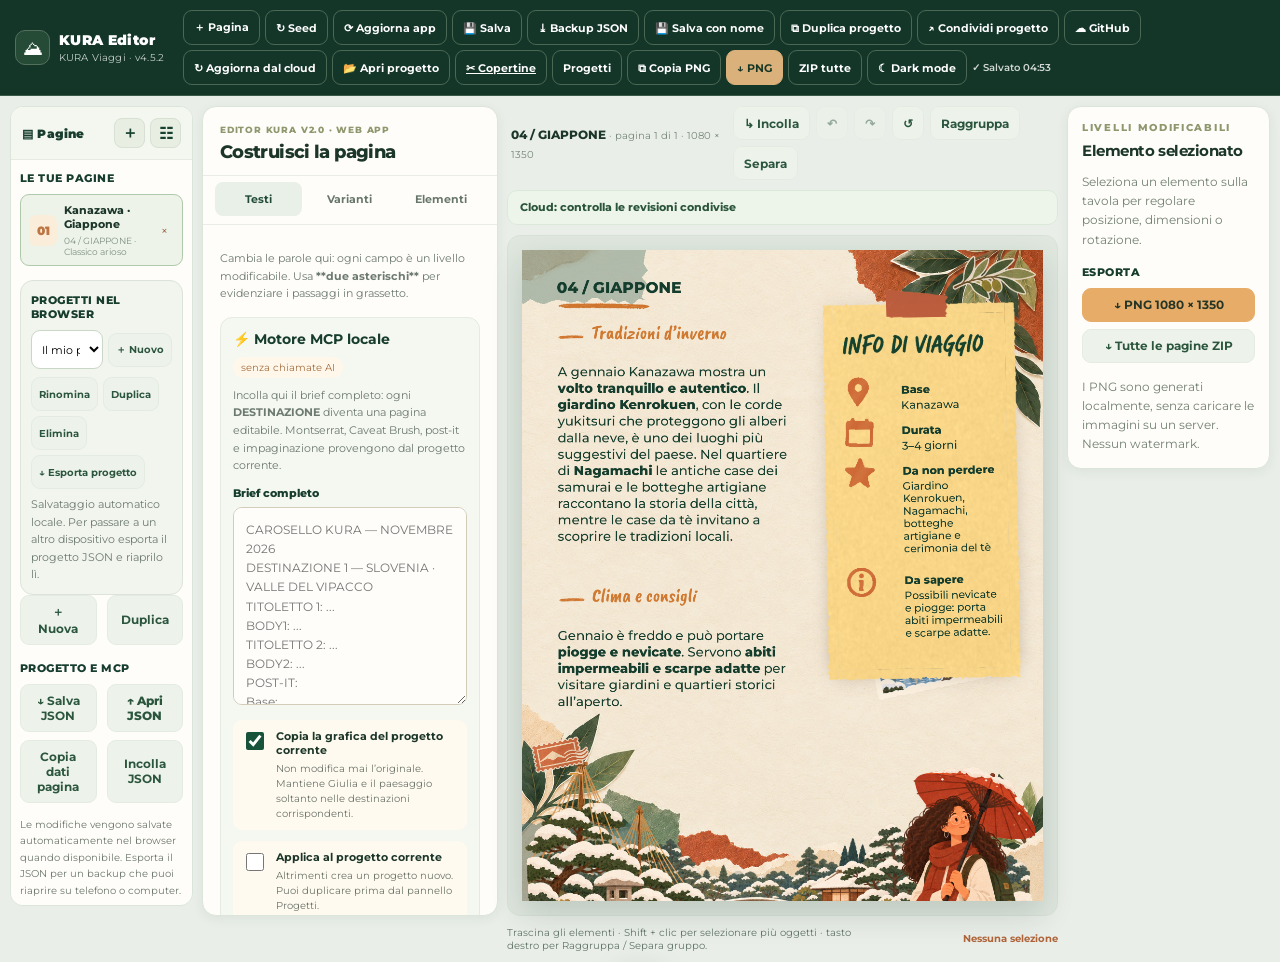
<file: kura-editor/index.html>
<!doctype html>
<html lang="it">
<head>
<meta charset="utf-8"/>
<meta name="viewport" content="width=device-width,initial-scale=1,viewport-fit=cover"/>
<meta name="theme-color" content="#183d31"/>
<meta name="apple-mobile-web-app-capable" content="yes"/>
<meta name="apple-mobile-web-app-status-bar-style" content="default"/>
<meta name="apple-mobile-web-app-title" content="KURA Editor"/>
<link rel="manifest" href="./manifest.webmanifest"/>
<link rel="icon" href="./icon.svg" type="image/svg+xml"/>
<link rel="apple-touch-icon" href="./icon-192.png"/>
<title>KURA Editor · Caroselli 4:5</title>
<link rel="preconnect" href="https://fonts.googleapis.com"/>
<link rel="preconnect" href="https://fonts.gstatic.com" crossorigin/>
<link href="https://fonts.googleapis.com/css2?family=Montserrat:wght@300;400;500;600;700;800;900&family=Caveat:wght@600;700&display=swap" rel="stylesheet"/>
<style>
@font-face{font-family:'KURA Brush2';src:url('./assets/Kura_Brush2.woff2?v=3.0.0') format('woff2');font-style:normal;font-weight:400;font-display:swap}
@font-face{font-family:'KURA Brush Alt 1';src:url('./assets/KURA_Brush_ss01.woff2?v=4.1.0') format('woff2');font-style:normal;font-weight:400;font-display:swap}
@font-face{font-family:'KURA Brush Alt 2';src:url('./assets/KURA_Brush_ss02.woff2?v=4.1.0') format('woff2');font-style:normal;font-weight:400;font-display:swap}
:root{--green:#173d2e;--deep:#102b23;--orange:#d07834;--cream:#f7f1e6;--sand:#f3e8d6;--muted:#61766b;--stroke:#d4dfd3;--paper:#fffdf8;--shadow:0 16px 45px rgba(20,34,24,.12)}
*{box-sizing:border-box} body{margin:0;background:#eff1ea;font-family:'Montserrat',sans-serif;color:var(--deep);-webkit-font-smoothing:antialiased} button,input,select,textarea{font:inherit} button{cursor:pointer} button:focus-visible,input:focus-visible,textarea:focus-visible,select:focus-visible{outline:3px solid #d88b44;outline-offset:2px}
.topbar{display:flex;align-items:center;justify-content:space-between;gap:16px;background:var(--green);padding:12px clamp(14px,2vw,28px);color:white;position:sticky;top:0;z-index:20;box-shadow:0 4px 25px rgba(0,0,0,.1)} .brand{display:flex;gap:13px;align-items:center;min-width:200px}.brand-icon{display:grid;place-items:center;width:40px;height:40px;border:1px solid rgba(255,255,255,.32);border-radius:12px;font-size:20px}.brand b{display:block;font-weight:900;letter-spacing:.14em;font-size:15px}.brand small{display:block;font-size:10px;opacity:.75;letter-spacing:.09em;text-transform:uppercase;margin-top:2px}.top-actions{display:flex;align-items:center;gap:7px;flex-wrap:wrap}.btn{border:1px solid #d1dcd0;border-radius:10px;background:white;color:var(--green);padding:10px 13px;font-size:12px;font-weight:750;display:inline-flex;align-items:center;justify-content:center;gap:7px;min-height:40px;transition:background .14s,transform .14s}.btn:active{transform:scale(.975)}.btn.primary{background:#e7ad68;color:#243527;border-color:#e7ad68}.btn.dark{background:#294d3e;color:white;border-color:#557564}.btn.ghost{background:transparent;border-color:rgba(255,255,255,.3);color:#fff}.btn.small{padding:7px 10px;min-height:34px}.btn.flat{border-color:transparent;background:#eaf0e8}.btn.danger{color:#994636}.btn:disabled{opacity:.45;cursor:not-allowed}
.shell{display:grid;grid-template-columns:minmax(305px,345px) minmax(390px,1fr) minmax(235px,260px);gap:20px;max-width:1620px;margin:0 auto;padding:20px;align-items:start}.panel{background:#fffdf9;border-radius:17px;border:1px solid #e3e6dd;box-shadow:0 5px 20px rgba(25,50,35,.045);overflow:hidden}.panehead{padding:18px 19px 14px;border-bottom:1px solid #edf0e9}.eyebrow{font-size:10px;letter-spacing:.17em;text-transform:uppercase;color:#8e976d;font-weight:800}.panehead h2{margin:6px 0 0;font-size:19px;font-weight:850;letter-spacing:-.035em}.tabs{display:grid;grid-template-columns:repeat(3,1fr);padding:8px;gap:5px;border-bottom:1px solid #e9ede6}.tab{padding:10px 3px;border:0;border-radius:8px;background:transparent;color:#66766a;font-size:11px;font-weight:800}.tab.active{background:#e8efe4;color:var(--green)}.tabpane{display:none;padding:16px 18px 22px;max-height:calc(100vh - 210px);overflow:auto;overscroll-behavior:contain}.tabpane.active{display:block}.section-title{margin:15px 0 11px;font-size:12px;font-weight:850;letter-spacing:.06em;text-transform:uppercase;color:var(--green)}.section-title:first-child{margin-top:2px}.field{display:flex;flex-direction:column;margin:0 0 13px;gap:6px}.field label{font-size:11px;font-weight:850;color:#4b6353}.field input,.field textarea,.field select,.field .file-label{border:1px solid #dce3d8;border-radius:10px;background:#fbfdf9;color:#183d31;padding:11px 12px;min-width:0;width:100%;font-size:12px;line-height:1.5}.field textarea{resize:vertical;min-height:74px}.field input:focus,.field textarea:focus,.field select:focus{background:#fff}.field input[type=number]{appearance:textfield}.hint{font-size:11px;color:#6c7a70;line-height:1.6}.field.error input,.field.error textarea{border-color:#d8874e}.dual{display:grid;grid-template-columns:1fr 1fr;gap:10px}.triple{display:grid;grid-template-columns:repeat(3,minmax(0,1fr));gap:8px}.softbox{padding:13px;background:#f2f6ed;border:1px solid #e4eadd;border-radius:12px;margin:12px 0}.softbox.orange{background:#fff7e8;border-color:#f0dfc0}.softbox p{font-size:11px;color:#647064;margin:6px 0 0;line-height:1.5}.pill{font-size:10px;background:#e9e8d9;border-radius:999px;padding:4px 7px;display:inline-flex;align-items:center;font-weight:800;letter-spacing:.02em}.pill.ok{color:#2b5a38;background:#dcf0dc}.pill.warn{color:#8a5b28;background:#fff0d1}
.canvas-wrap{min-width:0;display:flex;flex-direction:column;align-items:center;gap:10px}.stage-head{width:100%;display:flex;justify-content:space-between;align-items:center;gap:12px}.stage-head strong{font-size:14px}.stage-head small{font-size:10px;color:#77877a}.stage-bg{padding:16px;background:#e6e9df;border-radius:16px;border:1px solid #dbe3d8;width:100%;display:flex;justify-content:center}.stage-inner{position:relative;width:min(100%,560px);aspect-ratio:4/5;background:white;box-shadow:var(--shadow);border-radius:2px;overflow:hidden;touch-action:none}.stage-inner canvas{display:block;width:100%;height:100%;touch-action:none;cursor:grab}.stage-inner canvas.dragging{cursor:grabbing}.stage-footer{display:flex;justify-content:space-between;align-items:center;width:100%;gap:9px;color:#637569;font-size:10px}.stage-footer span{max-width:65%}.stage-footer strong{color:#b0643a}.preview-scroll{position:sticky;top:84px}.inspector{padding:16px}.inspector h3{margin:0 0 10px;font-size:15px}.inspector p{line-height:1.6;font-size:12px;color:#728072}.inspector .field input[type=range]{padding:0;accent-color:#d07834;border:0;background:transparent}.compact-actions{display:flex;gap:6px;flex-wrap:wrap}.thumbrow{display:flex;gap:7px;overflow:auto;padding:6px 0 12px}.thumb{border:2px solid transparent;border-radius:8px;padding:4px;background:#f5f0e6;flex:0 0 auto;cursor:pointer}.thumb.active{border-color:#c77a38}.thumb img{width:58px;height:73px;object-fit:cover;display:block;border-radius:4px}.thumb small{display:block;font-size:9px;margin-top:4px;text-align:center;max-width:58px}.preset-grid{display:grid;grid-template-columns:1fr 1fr;gap:9px}.preset{display:flex;flex-direction:column;align-items:flex-start;gap:7px;border:1px solid #dfe6dc;background:#fbfbf7;border-radius:11px;padding:10px;text-align:left;color:var(--green)}.preset.active{border-color:#c78144;background:#fffaef}.preset-title{font-size:12px;font-weight:800}.mini-layout{width:100%;height:97px;display:grid;grid-template-columns:1fr 1fr;grid-template-rows:repeat(4,1fr);gap:3px;background:#f4e9d6;padding:8px;border-radius:6px}.mini-layout span{border-radius:2px;background:#94ab8e;grid-column:1;grid-row:1/3}.mini-layout em{background:#eed092;grid-column:2;grid-row:1/3}.mini-layout i{background:#c57650;grid-column:1/3;grid-row:4}.mini-layout.flip span{grid-column:2}.mini-layout.flip em{grid-column:1}.mini-layout.scatter em{grid-column:2;grid-row:2/4}.mini-layout.scatter span{grid-column:1;grid-row:1/3}.mini-layout.diagonal em{grid-column:1;grid-row:2/4}.mini-layout.diagonal span{grid-column:2;grid-row:1/3}.stickers{display:grid;grid-template-columns:repeat(4,1fr);gap:8px}.sticker-btn{border:1px solid #e4e5dc;border-radius:9px;background:#f8f5eb;aspect-ratio:1;display:grid;place-items:center;padding:5px}.sticker-btn img{max-width:100%;max-height:100%;object-fit:contain}.pageitem{display:flex;align-items:center;gap:10px;padding:9px;border:1px solid #e7ebe1;border-radius:11px;margin:0 0 9px;cursor:pointer;background:#fff}.pageitem.active{background:#eaf0e6;border-color:#c1d5bf}.pageitem .num{font-size:12px;font-weight:900;color:#bc7543;background:#faedda;border-radius:7px;width:28px;height:31px;display:grid;place-items:center}.pageitem .title{font-size:12px;font-weight:800}.pageitem small{display:block;font-size:10px;color:#809184;margin-top:4px}.pageitem .spacer{flex:1}.pageitem button{border:0;background:transparent;color:#9d5a3e;font-size:12px;padding:6px}.file-label{display:inline-flex;align-items:center;justify-content:center;gap:6px;cursor:pointer;font-weight:800!important;text-align:center}.file-label input{display:none}.footnote{margin:14px 0 0;font-size:10px;color:#6c786d;line-height:1.65}.kbd{background:#e8ebe4;padding:3px 6px;border-radius:5px;font-size:10px}.jsonbox{width:100%;min-height:160px;font-family:ui-monospace,monospace!important;font-size:11px!important}.toast{position:fixed;left:50%;bottom:24px;z-index:50;transform:translateX(-50%) translateY(120px);border-radius:12px;background:#12382b;color:white;padding:14px 22px;font-size:12px;font-weight:700;box-shadow:0 8px 35px rgba(0,0,0,.2);transition:transform .2s;pointer-events:none;max-width:90vw}.toast.show{transform:translateX(-50%) translateY(0)}.hidden{display:none!important}
@media(max-width:1190px){.shell{grid-template-columns:minmax(270px,315px) minmax(340px,1fr)}.inspector{grid-column:1;grid-row:2}.canvas-wrap{grid-column:2;grid-row:1/3}.preview-scroll{top:83px}}
@media(max-width:760px){.topbar{position:relative;flex-wrap:wrap;gap:8px;padding:10px 12px}.brand{min-width:0}.brand-icon{width:34px;height:34px}.brand b{font-size:13px}.brand small{font-size:9px}.top-actions{width:100%;justify-content:space-between;gap:5px}.top-actions .btn{min-height:37px;padding:7px 9px;font-size:10px;flex:1}.shell{display:flex;flex-direction:column;padding:10px;gap:12px}.canvas-wrap{order:0;width:100%}.preview-scroll{position:static}.stage-bg{padding:8px}.stage-inner{max-width:440px}.stage-footer{padding:0 4px}.panel{width:100%}.editor-panel{order:1}.inspector{order:2}.tabpane{max-height:none}.panehead{padding:12px 14px}.panehead h2{font-size:16px}.field textarea{min-height:85px}.inspector{padding:14px}.stage-head{padding:0 5px}.stage-footer span{max-width:75%}}

/* KURA PWA · Mobile-first usability. A compact toolbar, preview first and touch-sized controls. */
@media(max-width:760px){
 .topbar{position:sticky;top:0;z-index:60;padding:8px 10px 7px;gap:6px;padding-top:max(8px,env(safe-area-inset-top))}
 .top-actions{width:100%;display:flex;flex-wrap:nowrap;justify-content:flex-start;overflow-x:auto;scrollbar-width:none;-webkit-overflow-scrolling:touch;gap:6px;padding-bottom:2px}
 .top-actions::-webkit-scrollbar{display:none}
 .top-actions .btn{flex:0 0 auto;min-height:44px;padding:8px 11px;font-size:11px;white-space:nowrap}
 .shell{display:flex;flex-direction:column;gap:10px;padding:8px 8px max(14px,env(safe-area-inset-bottom))}
 .canvas-wrap{order:0;width:100%;min-width:0;grid-column:auto;grid-row:auto}
 .editor-panel{order:1;width:100%;min-width:0}
 .inspector{order:2;width:100%;grid-column:auto;grid-row:auto}
 .preview-scroll{position:static;top:auto;width:100%}
 .stage-bg{padding:8px;border-radius:11px}
 #stage{max-width:100%;height:auto;touch-action:none}
 .panehead{padding:12px 14px}
 .tabs{overflow-x:auto;flex-wrap:nowrap;-webkit-overflow-scrolling:touch}
 .tabs .tab{flex:0 0 auto;min-width:80px;min-height:42px}
 .stage-head{padding:0 3px}
}
@media (pointer:coarse){.btn,.tab{min-height:44px}}
@font-face{font-family:'Kaushan Script';src:url('./assets/KaushanScript-Regular.ttf?v=3.0.0') format('truetype');font-style:normal;font-weight:400;font-display:swap}
@font-face{font-family:'Caveat Brush';src:url('./assets/CaveatBrush-Regular.ttf?v=3.0.0') format('truetype');font-style:normal;font-weight:400;font-display:swap}
</style>
<link rel="stylesheet" href="./editor-v2.css?v=3.7.0"/>
<link rel="stylesheet" href="./editor-workspace.css?v=4.2.2"/>
<link rel="stylesheet" href="./editor-modern.css?v=4.4.0"/>
<link rel="stylesheet" href="./editor-sync.css?v=4.5.1"/>
</head>
<body>
<header class="topbar">
 <div class="brand"><span class="brand-icon">⛰</span><div><b>KURA Editor</b><small id="kuraEditorVersion">KURA Viaggi · v4.5.2</small></div></div>
 <div class="top-actions"><button id="topNew" class="btn ghost">＋ Pagina</button><button id="topSeed" class="btn ghost">↻ Seed</button><button id="topUpdate" class="btn ghost" title="Controlla se GitHub ha una nuova versione" aria-label="Aggiorna KURA Editor da GitHub">⟳ Aggiorna app</button><button id="topSaveProject" class="btn ghost" title="Salva nel browser e anche su GitHub se collegato">💾 Salva</button><button id="topSaveAs" class="btn ghost" title="Crea una versione indipendente con nome personalizzato">💾 Salva con nome</button><button id="topDuplicateProject" class="btn ghost" title="Duplica il progetto corrente senza modificarlo">⧉ Duplica progetto</button><button id="topShareProject" class="btn ghost" title="Condividi il link esatto del progetto già salvato su GitHub">↗ Condividi progetto</button><button id="topGitHub" class="btn ghost" title="Collega GitHub, salva e apri progetti cloud">☁ GitHub</button><button id="topCloudSync" class="btn ghost" title="Controlla e carica modifiche di altri collaboratori da GitHub">↻ Aggiorna dal cloud</button><button id="topOpenProject" class="btn ghost" title="Apri un progetto JSON modificabile">📂 Apri progetto</button><input id="topOpenProjectFile" type="file" accept=".json,application/json" hidden/><button id="topJson" class="btn ghost" title="Gestione progetti">Progetti</button><button id="topCopyPNG" class="btn ghost" title="Copia negli appunti questa pagina 1080 × 1350 senza scaricarla">⧉ Copia PNG</button><button id="topExport" class="btn primary">↓ PNG</button><button id="topZip" class="btn ghost">ZIP tutte</button></div>
</header>
<div class="shell">
 <section class="panel editor-panel">
  <div class="panehead"><div class="eyebrow">Editor KURA v2.0 · Web app</div><h2>Costruisci la pagina</h2></div>
  <div class="tabs"><button class="tab active" data-tab="texts">Testi</button><button class="tab" data-tab="layouts">Varianti</button><button class="tab" data-tab="elements">Elementi</button><button class="tab" data-tab="pages">Pagine</button></div>
  <div class="tabpane active" id="tab-texts">
   <p class="hint">Cambia le parole qui: ogni campo è un livello modificabile. Usa <b>**due asterischi**</b> per evidenziare i passaggi in grassetto.</p>
   <div class="kura-bulk-font-panel softbox">
    <div class="section-title">Dimensione testi in blocco</div>
    <label class="kura-bulk-all"><input type="checkbox" id="bulkAllPages"/><span><strong>Applica a tutte le pagine</strong><small id="bulkScopeHint">Modifica solo la pagina corrente</small></span></label>
    <div class="kura-bulk-font-row">
     <label for="bodyScale">Testo normale <strong id="bodyScaleLabel">100%</strong></label>
     <div class="kura-bulk-slider"><button type="button" id="bodyScaleMinus" class="btn flat small" aria-label="Riduci tutto il testo normale">−</button><input id="bodyScale" type="range" min="70" max="200" value="100" step="1" aria-label="Dimensione testo normale"/><button type="button" id="bodyScalePlus" class="btn flat small" aria-label="Ingrandisci tutto il testo normale">＋</button></div>
     <small class="hint">I due paragrafi mantengono lo stesso font e i grassetti.</small>
    </div>
    <div class="kura-bulk-font-row">
     <label for="noteScale">Testo post-it <strong id="noteScaleLabel">100%</strong></label>
     <div class="kura-bulk-slider"><button type="button" id="noteScaleMinus" class="btn flat small" aria-label="Riduci tutto il testo post-it">−</button><input id="noteScale" type="range" min="70" max="200" value="100" step="1" aria-label="Dimensione testo post-it"/><button type="button" id="noteScalePlus" class="btn flat small" aria-label="Ingrandisci tutto il testo post-it">＋</button></div>
     <small class="hint">Modifica etichette e descrizioni; carta, scotch, icone e titolo restano invariati.</small>
    </div>
    <div class="field"><label for="noteTextShift">Testo post-it: sposta a sinistra / destra <strong id="noteTextShiftLabel">0 px</strong></label><input id="noteTextShift" type="range" min="-100" max="60" value="0" step="2"/></div>
   <div class="kura-bulk-reset"><button type="button" class="btn flat small" id="bulkFontReset">↺ Ripristina 100%</button></div>
    <p id="bulkFitHint" class="hint" role="status">Se un testo non entra, puoi ampliare la sua casella senza cambiare il layout delle altre pagine.</p>
   </div>
   <div class="section-title">Introduzione</div>
   <div class="field" data-field="eyebrow"><label for="f-eyebrow">Numero / Paese</label><input id="f-eyebrow" data-text="eyebrow" placeholder="04 / GIAPPONE"/></div>
   <div class="field" data-field="head1"><label for="f-head1">Minititolo 1 · KURA Brush2</label><input id="f-head1" data-text="head1" placeholder="Tradizioni d’inverno"/></div>
   <div class="field" data-field="body1"><label for="f-body1">Paragrafo principale</label><textarea id="f-body1" data-text="body1" rows="7"></textarea></div>
   <div class="section-title">Secondo paragrafo</div>
   <div class="field" data-field="head2"><label for="f-head2">Minititolo 2 · KURA Brush2</label><input id="f-head2" data-text="head2" placeholder="Clima e consigli"/></div>
   <div class="field" data-field="body2"><label for="f-body2">Secondo testo</label><textarea id="f-body2" data-text="body2" rows="5"></textarea></div>
   <div class="section-title">Post-it · Info di viaggio</div>
   <div class="field" data-field="note_title">
    <button id="noteTitleEditNow" type="button" class="btn flat kura-edit-title-button">✎ Modifica “INFO DI VIAGGIO”</button>
    <label for="f-note-title">Scritta del post-it (modificabile)</label>
    <input id="f-note-title" data-text="note_title" maxlength="100" placeholder="INFO DI VIAGGIO"/>
    <label style="display:flex;align-items:center;gap:8px;margin-top:7px"><input id="noteTitleEditable" type="checkbox" style="width:18px;height:18px"/> Usa il titolo modificabile al posto del PNG</label>
    <div class="kura-note-title-options" style="display:grid;grid-template-columns:1fr 1fr;gap:7px;margin-top:9px">
     <label style="font-size:11px">Font
      <select id="noteTitleFont" style="width:100%">
       <option value="KURA Brush2">KURA Brush originale</option><option value="KURA Custom Brush">Font personalizzato</option>
       <option value="Caveat Brush">Caveat Brush</option>
       <option value="Kaushan Script">Kaushan Script</option>
       <option value="Montserrat">Montserrat</option>
      </select>
     </label>
     <label style="font-size:11px">Glifi
      <select id="noteTitleGlyph" style="width:100%">
       <option value="0">Originali</option>
       <option value="1">Alternativi 01</option>
       <option value="2">Alternativi 02</option>
      </select>
     </label>
     <label style="font-size:11px">Spessore
      <select id="noteTitleWeight" style="width:100%">
       <option value="400">Regular</option>
       <option value="700">Bold</option>
       <option value="800">ExtraBold</option>
      </select>
     </label>
     <label style="font-size:11px">Dimensione
      <input id="noteTitleSize" type="number" min="20" max="160" value="52" step="1" style="width:100%"/>
     </label>
    </div>
    <p class="hint">Seleziona il titolo nella tavola per scegliere KURA Brush, glifi Base/01/02 e peso Regular/Bold/ExtraBold. Puoi tornare al PNG originale quando vuoi.</p>
   </div>
   <div class="dual"><div class="field" data-field="base"><label>Base</label><input data-text="base"/></div><div class="field" data-field="duration"><label>Durata</label><input data-text="duration"/></div></div>
   <div class="field" data-field="highlight"><label>Da non perdere</label><textarea data-text="highlight" rows="3"></textarea></div>
   <div class="field" data-field="tips"><label>Da sapere</label><textarea data-text="tips" rows="3"></textarea></div>
   <div class="softbox"><b style="font-size:11px">Controllo impaginazione</b><p id="fitStatus">Testi verificati: nessuna sovrapposizione.</p></div>
  </div>
  <div class="tabpane" id="tab-layouts">
   <div class="section-title">Composizione</div>
   <div class="preset-grid" id="layoutGrid"></div>
   <div class="section-title">Seed e variazioni</div>
   <div class="field"><label for="seedField">Seed riproducibile</label><input id="seedField" placeholder="es. 2407" inputmode="numeric"/></div>
   <div class="dual"><button class="btn flat" id="seedApply">Applica seed</button><button class="btn flat" id="seedRandom">Seed casuale ↻</button></div>
   <p class="hint">Un seed cambia sfondo, post-it e piccoli dettagli. I contenuti rimangono invariati.</p>
   <div class="section-title">Sfondi carta</div><div class="thumbrow" id="bgGallery"></div>
   <div class="section-title">Dimensioni e posizione dello sfondo</div><p class="hint">Ingrandisci o sposta la carta per lasciare libera la zona dei titoli.</p><div class="field"><label>Ingrandimento <strong id="bgZoomValue">100%</strong></label><input id="bgZoom" type="range" min="100" max="180" value="100" step="2"/></div><div class="field"><label>Spostamento orizzontale <strong id="bgShiftXValue">0</strong></label><input id="bgShiftX" type="range" min="-300" max="300" value="0" step="5"/></div><div class="field"><label>Spostamento verticale <strong id="bgShiftYValue">0</strong></label><input id="bgShiftY" type="range" min="-300" max="300" value="0" step="5"/></div><button id="bgReset" class="btn flat" type="button">↺ Ripristina sfondo</button><div class="section-title">Post-it</div><div class="thumbrow" id="noteGallery"></div>
   <div class="section-title">Dimensioni dei testi</div>
   <p class="hint">I controlli per ingrandire in blocco i paragrafi e i testi del post-it si trovano nella scheda <b>Testi</b>.</p>
   <button type="button" class="btn flat small" id="jumpBulkTypography">Apri controlli testo</button>
  </div>
  <div class="tabpane" id="tab-elements">
   <div class="section-title">Illustrazione della destinazione</div>
   <div class="softbox orange"><b style="font-size:12px">Solo questa cambia a ogni meta</b><p>Carica l'illustrazione 2D paper-cut di Giulia nel luogo. Il resto della tavola rimane già pronto.</p></div>
   <label class="btn file-label" style="width:100%;margin-bottom:9px">＋ Carica Giulia / panorama PNG<input type="file" accept="image/*" id="sceneFile"/></label>
   <label class="btn file-label" style="width:100%;margin-bottom:12px">＋ Carica cartolina PNG<input type="file" accept="image/*" id="postcardFile"/></label>
   <div class="dual"><button class="btn flat" id="useDemoScene">Giulia demo</button><button class="btn flat" id="hideScene">Nascondi Giulia</button></div>
   <div class="section-title">Decorazioni KURA</div><div class="stickers" id="stickerGrid"></div>
   <p class="hint">Tocca un elemento per aggiungerlo. Poi trascinalo direttamente sulla tavola; dimensioni e rotazione si regolano a destra.</p>
   <div class="section-title">Caratteri</div>
   <div class="softbox" id="fontStatus"><b>KURA Brush originale</b><p>Verifica delle tre varianti di glifi (Base, ss01, ss02) in corso. Il peso Bold/ExtraBold è simulato per ispessimento del tratto: il font originale è Regular.</p></div>
   <label class="btn file-label" style="width:100%;margin-bottom:8px">Sostituisci font (opzionale)<input id="fontFile" type="file" accept=".otf,.ttf,.woff,.woff2,font/otf,font/ttf,font/woff,font/woff2"/></label>
   <div class="dual"><button class="btn flat" id="fontRemember">Salva font locale</button><button class="btn flat" id="fontReset">Ripristina font predefinito</button></div>
   <p class="footnote">Kaushan Script e Caveat Brush sono font Google con licenza OFL; il font è selezionabile da ogni casella testo.</p>
  </div>
  <div class="tabpane" id="tab-pages">
   <div class="section-title">Le tue pagine</div><div id="pageList"></div>
   <div class="dual"><button class="btn flat" id="addPage">＋ Nuova</button><button class="btn flat" id="duplicatePage">Duplica</button></div>
   <div class="section-title">Progetto e MCP</div>
   <div class="dual"><button class="btn flat" id="saveJson">↓ Salva JSON</button><label class="btn flat file-label">↑ Apri JSON<input id="jsonFile" type="file" accept=".json,application/json"/></label></div>
   <div class="dual" style="margin-top:8px"><button class="btn flat" id="copyFast">Copia dati pagina</button><button class="btn flat" id="showFast">Incolla JSON</button></div>
   <div id="fastBox" class="hidden" style="margin-top:12px"><label class="hint" for="fastText">JSON pagina o progetto, compilabile anche da MCP</label><textarea id="fastText" class="jsonbox" spellcheck="false"></textarea><button class="btn primary" id="applyFast">Applica JSON</button></div>
   <p class="footnote">Le modifiche vengono salvate automaticamente nel browser quando disponibile. Esporta il JSON per un backup che puoi riaprire su telefono o computer.</p>
  </div>
 </section>
 <main class="canvas-wrap">
  <div class="stage-head"><div><strong id="stageName">04 / GIAPPONE</strong><small id="stageMeta"> &nbsp;·&nbsp; 1080 × 1350 px</small></div><div class="compact-actions"><button class="btn small flat" id="undoBtn" title="Annulla">↶</button><button class="btn small flat" id="redoBtn" title="Ripristina">↷</button><button class="btn small flat" id="resetPosBtn" title="Reimposta posizione">↺</button></div></div>
  <div class="stage-bg"><div class="stage-inner"><canvas id="stage" width="1080" height="1350" aria-label="Anteprima KURA: trascina gli elementi per spostarli"></canvas></div></div>
  <div class="stage-footer"><span>Trascina gli elementi · Shift + clic per selezionare più oggetti · tasto destro per Raggruppa / Separa gruppo.</span><strong id="selectionName">Nessuna selezione</strong></div>
 </main>
 <aside class="panel inspector preview-scroll">
  <div class="eyebrow">Livelli modificabili</div><h3 style="margin:7px 0 10px">Elemento selezionato</h3>
  <div id="inspectEmpty"><p>Seleziona un elemento sulla tavola per regolare posizione, dimensioni o rotazione.</p></div>
  <div id="inspectControls" class="hidden">
   <div class="pill" id="selectedKind">Elemento</div>
   <div class="field" style="margin-top:12px"><label>Dimensione <span id="sizeValue"></span></label><input id="elementSize" type="range" min="45" max="190" step="1" value="100"/></div>
   <div class="field"><label>Rotazione <span id="rotateValue"></span></label><input id="elementRotate" type="range" min="-25" max="25" step="1" value="0"/></div>
   <div class="field"><label>Opacità <span id="opacityValue"></span></label><input id="elementOpacity" type="range" min="30" max="100" step="1" value="100"/></div>
   <div class="compact-actions"><button class="btn flat small" id="layerFront">Porta avanti</button><button class="btn flat small" id="layerBack">Porta dietro</button><button class="btn flat small danger" id="deleteElement">Rimuovi</button></div>
  </div>
  <div class="section-title">Esporta</div>
  <button id="inspectPng" class="btn primary" style="width:100%;margin-bottom:7px">↓ PNG 1080 × 1350</button>
  <button id="inspectAll" class="btn flat" style="width:100%">↓ Tutte le pagine ZIP</button>
  <p class="footnote">I PNG sono generati localmente, senza caricare le immagini su un server. Nessun watermark.</p>
 </aside>
</div>
<div class="toast" id="toast" role="status"></div>
<script>
'use strict';
const KURA_BUILD='4.5.2';
window.KURA_BUILD={version:'4.5.2',build:'20261103fa10'};
const ASSETS={"sticker_map":"./assets/sticker_map.png","sticker_berries":"./assets/sticker_berries.png","sticker_stamp":"./assets/sticker_stamp.png","postit_4":"./assets/postit_4.png","postit_1":"./assets/postit_1.png","pennellata_3":"./assets/pennellata_3.png","sticker_olive":"./assets/sticker_olive.png","sticker_monstera":"./assets/sticker_monstera.png","sticker_tape":"./assets/sticker_tape.png","pennellata_1":"./assets/pennellata_1.png","cartolina_kenrokuen":"./assets/cartolina_kenrokuen.png","sticker_compass":"./assets/sticker_compass.png","pennellata_2":"./assets/pennellata_2.png","sticker_camera":"./assets/sticker_camera.png","postit_3":"./assets/postit_3.png","giulia_kanazawa":"./assets/giulia_kanazawa.png","postit_2":"./assets/postit_2.png","sfondo_3":"./assets/sfondo_3.jpg","sfondo_4":"./assets/sfondo_4.jpg","sfondo_1":"./assets/sfondo_1.jpg","sfondo_2":"./assets/sfondo_2.jpg"};
// Approved original KURA post-it, extracted into actual independent transparent PNG files.
Object.assign(ASSETS,{
 postit_canon_paper:'./assets/postit-canon/postit_paper.png?v=3.4.0',
 postit_canon_shadow:'./assets/postit-canon/postit_shadow.png?v=3.4.0',
 postit_canon_tape:'./assets/postit-canon/postit_tape.png?v=3.4.0',
 postit_canon_title:'./assets/postit-canon/postit_title.png?v=3.5.0',
 postit_canon_pin:'./assets/postit-canon/postit_pin.png?v=3.4.0',
 postit_canon_calendar:'./assets/postit-canon/postit_calendar.png?v=3.4.0',
 postit_canon_star:'./assets/postit-canon/postit_star.png?v=3.4.0',
 postit_canon_info:'./assets/postit-canon/postit_info.png?v=3.4.0'
});
const W=1080,H=1350, GREEN='#153d2d',ORANGE='#cf7931',GREEN2='#17402f';
const DEFAULT_FIELDS={
 eyebrow:'04 / GIAPPONE',head1:'Tradizioni d’inverno',
 body1:'A gennaio Kanazawa mostra un **volto tranquillo e autentico**. Il **giardino Kenrokuen**, con le corde yukitsuri che proteggono gli alberi dalla neve, è uno dei luoghi più suggestivi del paese. Nel quartiere di **Nagamachi** le antiche case dei samurai e le botteghe artigiane raccontano la storia della città, mentre le case da tè invitano a scoprire le tradizioni locali.',
 head2:'Clima e consigli',body2:'Gennaio è freddo e può portare **piogge e nevicate**. Servono **abiti impermeabili e scarpe adatte** per visitare giardini e quartieri storici all’aperto.',
 base:'Kanazawa',duration:'3–4 giorni',highlight:'Giardino Kenrokuen, Nagamachi, botteghe artigiane e cerimonia del tè',tips:'Possibili nevicate e piogge: porta abiti impermeabili e scarpe adatte.'
};
const LAYOUTS=[
 {name:'Classico arioso',id:'left',hint:'Testo sinistra · note destra',eyebrow:[72,64,430,52],head1:[72,154,485,61],body1:[74,241,485,430],head2:[74,699,478,62],body2:[74,788,480,224],note:[623,105,411,543],postcard:[684,690,319,242,-5],scene:[0,987,1070,580,0]},
 {name:'Specchio',id:'right',hint:'Testo destra · note sinistra',eyebrow:[592,64,422,50],head1:[570,185,457,60],body1:[571,273,465,416],head2:[571,718,450,60],body2:[571,798,461,212],note:[40,283,407,531],postcard:[95,72,310,240,5],scene:[-12,988,1070,580,0]},
 {name:'Cartolina alta',id:'magazine',hint:'Cartolina sopra · note centrale',eyebrow:[70,64,445,49],head1:[70,168,471,60],body1:[70,255,471,413],head2:[70,693,470,58],body2:[70,779,471,216],note:[613,415,405,533],postcard:[671,90,320,240,8],scene:[-20,997,1040,580,0]},
 {name:'Sfalsato',id:'diagonal',hint:'Note sinistra · testo destra',eyebrow:[678,55,378,45],head1:[562,164,471,60],body1:[562,254,466,427],head2:[563,698,468,60],body2:[563,782,466,200],note:[56,165,409,540],postcard:[106,737,300,240,-6],scene:[-35,999,1080,600,0]}
];
const stickerDefs=[['olive','Ulivo'],['berries','Bacche'],['monstera','Foglie'],['map','Mappa'],['compass','Bussola'],['stamp','Timbro'],['tape','Scotch'],['camera','Fotocamera']];
const imageCache=new Map(), canvas=document.getElementById('stage'),ctx=canvas.getContext('2d',{alpha:false});
let pages=[],current=0,selected=null,drag=null,history=[],future=[],fontBlob=null,faceLoaded=false,renderTimer=0,saveTimer=0,toastTimer=0,hitboxes=[],fitIssues=[];
const $=s=>document.querySelector(s),$$=s=>Array.from(document.querySelectorAll(s));
function keyImg(k){return 'img_'+k;} function dataUrl(k){return ASSETS[k]||null;} function uuid(){return 'k'+Math.random().toString(36).slice(2,10)}
function hashSeed(str){let h=2166136261>>>0;for(const ch of String(str)){h^=ch.charCodeAt(0);h=Math.imul(h,16777619)}return h>>>0}
function rng(seed){let x=hashSeed(seed)||1;return()=>{x|=0;x=x+0x6D2B79F5|0;let t=Math.imul(x^x>>>15,1|x);t^=t+Math.imul(t^t>>>7,61|t);return((t^t>>>14)>>>0)/4294967296}}
function assetImage(key){if(imageCache.has(key))return imageCache.get(key);let src=ASSETS[key];if(!src)return null;const im=new Image();im.decoding='async';im.src=src;im.onload=queueRender;imageCache.set(key,im);return im}
function makePage(layout=0,copy=null){let seed=String(2240+Math.floor(Math.random()*7500));let p={id:uuid(),name:'Nuova destinazione',seed,layout,background:layout,note:layout,fields:copy?structuredClone(copy.fields):structuredClone(DEFAULT_FIELDS),visuals:{note:{x:LAYOUTS[layout].note[0],y:LAYOUTS[layout].note[1],w:LAYOUTS[layout].note[2],h:LAYOUTS[layout].note[3],rot:layout%2?2:-1,scale:1,opacity:1,visible:true},postcard:{x:LAYOUTS[layout].postcard[0],y:LAYOUTS[layout].postcard[1],w:LAYOUTS[layout].postcard[2],h:LAYOUTS[layout].postcard[3],rot:LAYOUTS[layout].postcard[4],scale:1,opacity:1,visible:!!copy},scene:{x:LAYOUTS[layout].scene[0],y:LAYOUTS[layout].scene[1],w:LAYOUTS[layout].scene[2],h:LAYOUTS[layout].scene[3],rot:0,scale:1,opacity:1,visible:!!copy}},imageKeys:{scene:copy?.imageKeys?.scene||null,postcard:copy?.imageKeys?.postcard||null},stickers:[],offsets:{},bodyScale:1,noteScale:1};if(!copy){p.fields={...structuredClone(DEFAULT_FIELDS),eyebrow:'01 / DESTINAZIONE',base:'',duration:'3–4 giorni',highlight:'',tips:'',head1:'Un luogo diverso',body1:'Scrivi qui il primo paragrafo. Racconta cosa rende speciale la destinazione e perché vale la pena visitarla.',head2:'Quando partire',body2:'Scrivi qui il secondo paragrafo con le condizioni del periodo, i consigli pratici e un dettaglio utile.'};p.visuals.scene.visible=false;p.visuals.postcard.visible=false;}else{p.name=copy.name+' · variante'}return p}
function newDemo(){let p=makePage(0,{fields:DEFAULT_FIELDS,imageKeys:{scene:'giulia_kanazawa',postcard:'cartolina_kenrokuen'},name:'Kanazawa'});p.name='Kanazawa · Giappone';p.seed='2407';p.visuals.scene.visible=true;p.visuals.postcard.visible=true;p.stickers=[{id:uuid(),key:'sticker_olive',x:885,y:10,w:190,h:97,rot:10,scale:1,opacity:.93},{id:uuid(),key:'sticker_stamp',x:19,y:1010,w:123,h:81,rot:-5,scale:1,opacity:.95}];return p}
function page(){return pages[current]}
function deepClone(x){return JSON.parse(JSON.stringify(x))}
function snapshot(){history.push(JSON.stringify({pages,current}));if(history.length>45)history.shift();future=[];updateHistory()}
function undo(){if(!history.length)return;future.push(JSON.stringify({pages,current}));const prev=JSON.parse(history.pop());pages=prev.pages;current=prev.current;selected=null;refreshAll();updateHistory()}
function redo(){if(!future.length)return;history.push(JSON.stringify({pages,current}));const next=JSON.parse(future.pop());pages=next.pages;current=next.current;selected=null;refreshAll();updateHistory()}
function updateHistory(){$('#undoBtn').disabled=!history.length;$('#redoBtn').disabled=!future.length}
function emitToast(s){clearTimeout(toastTimer);const x=$('#toast');x.textContent=s;x.classList.add('show');toastTimer=setTimeout(()=>x.classList.remove('show'),2400)}
function formatName(p){return (p.fields.eyebrow||p.name||'Nuova pagina').trim()}
function addPage(layout){snapshot();pages.push(makePage(layout));current=pages.length-1;selected=null;refreshAll();emitToast('Nuova tavola 4:5 creata')}
function duplicate(){snapshot();let p=deepClone(page());p.id=uuid();p.name+=' · copia';pages.splice(current+1,0,p);current++;selected=null;refreshAll()}
function deleteCurrent(){if(pages.length===1){emitToast('Lascia almeno una pagina nel progetto');return;}snapshot();pages.splice(current,1);current=Math.min(current,pages.length-1);selected=null;refreshAll()}
function selectPage(i){current=Math.max(0,Math.min(i,pages.length-1));selected=null;refreshAll()}
function applyLayout(i){if(!page())return;snapshot();const p=page();const old=LAYOUTS[p.layout],lay=LAYOUTS[i];p.layout=i;for(const id of ['note','postcard','scene']){const a=lay[id];p.visuals[id]={...p.visuals[id],x:a[0],y:a[1],w:a[2],h:a[3],rot:a[4]||0,scale:1}}regenerateDecorations(false);refreshAll()}
function applySeed(seed,random=false){snapshot();const p=page();p.seed=String(seed||Math.floor(Math.random()*100000));const rand=rng(p.seed);p.background=Math.floor(rand()*16);p.note=0;p.visuals.note.rot=Math.round(rand()*6-3);p.visuals.postcard.rot=Math.round(rand()*12-6);p.visuals.note.x=LAYOUTS[p.layout].note[0]+Math.round((rand()-.5)*22);p.visuals.note.y=LAYOUTS[p.layout].note[1]+Math.round((rand()-.5)*14);regenerateDecorations(true);refreshAll();emitToast('Seed '+p.seed+' applicato')}
function regenerateDecorations(addNew){const p=page(),r=rng(p.seed+'decor');if(!p.stickers.length||addNew){p.stickers=[];for(let j=0;j<2;j++){let names=['olive','berries','monstera','map','stamp','compass'];let n=names[Math.floor(r()*names.length)];let zone=j===0?{x:0,y:0}:{x:750,y:1000};let x=zone.x+Math.round(r()*140),y=zone.y+Math.round(r()*140);p.stickers.push({id:uuid(),key:'sticker_'+n,x,y,w:100+Math.round(r()*100),h:0,rot:Math.round((r()-.5)*26),scale:1,opacity:.8+Math.round(r()*15)/100})}}}
function setTab(s){$$('.tab').forEach(n=>n.classList.toggle('active',n.dataset.tab===s));$$('.tabpane').forEach(n=>n.classList.toggle('active',n.id==='tab-'+s))}
function updateTextControls(){for(const el of $$('[data-text]')){const k=el.dataset.text;if(document.activeElement!==el)el.value=page().fields[k]??''} $('#seedField').value=page().seed;$('#bodyScale').value=Math.round(page().bodyScale*100);$('#bodyScaleLabel').textContent=$('#bodyScale').value+'%';$('#noteScale').value=Math.round(page().noteScale*100);$('#noteScaleLabel').textContent=$('#noteScale').value+'%';if($('#noteTextShift')){$('#noteTextShift').value=page().noteTextShift||0;$('#noteTextShiftLabel').textContent=(page().noteTextShift||0)+' px'}if($('#noteTitleEditable'))$('#noteTitleEditable').checked=page().noteTitleMode==='text';
if($('#noteTitleFont')){
 const titleStyle=page().textStyles?.note_title||{},family=titleStyle.family||'KURA Brush2',kura=family.startsWith('KURA Brush');
 $('#noteTitleFont').value=kura?'KURA Brush2':family;
 $('#noteTitleGlyph').value=family==='KURA Brush Alt 1'?'1':family==='KURA Brush Alt 2'?'2':'0';
 $('#noteTitleGlyph').disabled=!kura;
 $('#noteTitleWeight').value=String(titleStyle.fontWeight||400);
 $('#noteTitleSize').value=String(titleStyle.fontSize||52);
}$('#stageName').textContent=formatName(page());$('#stageMeta').textContent=' · pagina '+(current+1)+' di '+pages.length+' · 1080 × 1350';if(typeof updateBulkScope==='function')updateBulkScope()}
function refreshGalleries(){
 const bg=$('#bgGallery');bg.innerHTML='';
 for(let i=0;i<4;i++){const btn=document.createElement('button');btn.className='thumb '+(page().background===i?'active':'');btn.innerHTML='<img src="'+ASSETS['sfondo_'+(i+1)]+'" alt="Sfondo '+(i+1)+'"/><small>Variante '+(i+1)+'</small>';btn.onclick=()=>{snapshot();page().background=i;refreshGalleries();queueRender()};bg.appendChild(btn)}
 const note=$('#noteGallery');
 if(note){note.className='hint';note.innerHTML='Unico post-it KURA · carta ridimensionabile, scotch, titolo e icone separati. Tutti i componenti vengono renderizzati come PNG trasparenti indipendenti.';}
}
function refreshLayoutGrid(){const root=$('#layoutGrid');root.innerHTML='';LAYOUTS.forEach((l,i)=>{const b=document.createElement('button');b.className='preset '+(i===page().layout?'active':'');b.innerHTML='<div class="mini-layout '+(['','flip','scatter','diagonal'][i])+'"><span></span><em></em><i></i></div><span class="preset-title">'+l.name+'</span><span class="hint">'+l.hint+'</span>';b.onclick=()=>applyLayout(i);root.appendChild(b)})}
function refreshStickerGrid(){const root=$('#stickerGrid');root.innerHTML='';for(const [key,name] of stickerDefs){const b=document.createElement('button');b.className='sticker-btn';b.title='Aggiungi '+name;b.innerHTML='<img src="'+ASSETS['sticker_'+key]+'" alt="'+name+'"/>';b.onclick=()=>addSticker(key);root.appendChild(b)}}
function refreshPages(){const root=$('#pageList');root.innerHTML='';pages.forEach((p,i)=>{const b=document.createElement('div');b.className='pageitem '+(i===current?'active':'');b.innerHTML='<span class="num">'+String(i+1).padStart(2,'0')+'</span><div class="spacer"><div class="title">'+escapeHTML(p.name||'Tavola')+'</div><small>'+escapeHTML(formatName(p))+' · '+LAYOUTS[p.layout].name+'</small></div><button type="button" title="Rimuovi">×</button>';b.onclick=()=>selectPage(i);b.lastElementChild.onclick=e=>{e.stopPropagation();if(i!==current)selectPage(i);deleteCurrent()};root.appendChild(b)})}
function escapeHTML(s){return String(s||'').replace(/[&<>"']/g,c=>({'&':'&amp;','<':'&lt;','>':'&gt;','"':'&quot;',"'":'&#39;'}[c]))}
function refreshInspector(){const e=selected?elementById(selected):null;$('#inspectEmpty').classList.toggle('hidden',!!e);$('#inspectControls').classList.toggle('hidden',!e);$('#selectionName').textContent=e?(e.label||e.id):'Nessuna selezione';if(!e)return;$('#selectedKind').textContent=e.type==='text'?'Casella testo':e.type==='note'?'Post-it':e.type==='scene'?'Illustrazione':e.type==='postcard'?'Cartolina':'Decorazione';$('#elementSize').value=Math.round((e.model.scale||1)*100);$('#sizeValue').textContent=$('#elementSize').value+'%';$('#elementRotate').value=e.model.rot||0;$('#rotateValue').textContent=(e.model.rot||0)+'°';$('#elementOpacity').value=Math.round((e.model.opacity??1)*100);$('#opacityValue').textContent=$('#elementOpacity').value+'%';}
function refreshAll(){updateTextControls();refreshLayoutGrid();refreshGalleries();refreshPages();refreshInspector();queueRender();scheduleSave()}
function addSticker(key){snapshot();const r=rng(page().seed+'add'+page().stickers.length);const s={id:uuid(),key:'sticker_'+key,x:W*.38+Math.round(r()*W*.18),y:H*.6+Math.round(r()*H*.18),w:160,h:0,rot:Math.round((r()-.5)*26),scale:1,opacity:1};page().stickers.push(s);selected='sticker:'+s.id;refreshInspector();queueRender();emitToast('Trascina la decorazione sulla tavola')}
function elementById(id){const p=page();if(!p)return null;if(id==='note'||id==='scene'||id==='postcard')return {id,type:id,model:p.visuals[id],label:({note:'Info di viaggio',scene:'Giulia / panorama',postcard:'Cartolina'})[id]};if(id.startsWith('sticker:')){const s=p.stickers.find(v=>v.id===id.slice(8));return s?{id,type:'sticker',model:s,label:s.key.replace('sticker_','')}:null}if(id.startsWith('text:')){const k=id.slice(5);if(p.fields[k]!==undefined){p.offsets[k]??={dx:0,dy:0,scale:1,rot:0,opacity:1};return{id,type:'text',model:p.offsets[k],label:'Testo · '+k}}}return null}
function moveLayer(id,step){const p=page();if(!id?.startsWith('sticker:'))return;const i=p.stickers.findIndex(x=>x.id===id.slice(8));if(i<0)return;const j=Math.max(0,Math.min(p.stickers.length-1,i+step));snapshot();const [it]=p.stickers.splice(i,1);p.stickers.splice(j,0,it);queueRender()}
function deleteSelected(){if(!selected)return;const p=page();snapshot();if(selected.startsWith('sticker:'))p.stickers=p.stickers.filter(x=>x.id!==selected.slice(8));else if(['scene','postcard'].includes(selected))p.visuals[selected].visible=false;else if(selected==='note')p.visuals.note.visible=false;else if(selected.startsWith('text:')){p.offsets[selected.slice(5)]={dx:0,dy:0,scale:1,rot:0,opacity:1}}selected=null;refreshInspector();queueRender()}
// Canvas drawing: exact pixel export at 1080x1350. All template assets are preloaded and images keep their aspect ratio.
function box(base,p,k){const o=p.offsets?.[k]||{};return{x:base[0]+(o.dx||0),y:base[1]+(o.dy||0),w:base[2]*(o.scale||1),h:base[3]*(o.scale||1)}}
function drawImageFit(c,im,x,y,w,h,rot=0,opacity=1,flipX=false,extraFlipX=false,flipY=false){if(!im||!im.complete||!im.naturalWidth)return;const sx=w/im.naturalWidth,sy=h/im.naturalHeight,scale=Math.min(sx,sy);const ww=im.naturalWidth*scale,hh=im.naturalHeight*scale;c.save();c.translate(x+w/2,y+h/2);c.rotate(rot*Math.PI/180);c.globalAlpha=opacity;if(flipX!==!!extraFlipX||flipY)c.scale((flipX!==!!extraFlipX)?-1:1,flipY?-1:1);c.drawImage(im,-ww/2,-hh/2,ww,hh);c.restore()}
function drawAsset(key,r,rot=0,opacity=1,flip=false){drawImageFit(ctx,assetImage(key),r.x,r.y,r.w,r.h,rot,opacity,flip)}
function textFont(sz,bold=false,script=false,family=null){const fam=family?'"'+family+'"':(script?(faceLoaded?'"KURA Brush2"':'"Caveat"'):'"Montserrat"');const brush=family&&family.startsWith('KURA Brush');return`${brush?'400':(script?'400':(bold?'800':'500'))} ${sz}px ${fam},sans-serif`}
function wrapTokens(raw){return String(raw||'').replace(/\r/g,'').split(/(\*\*[^*]+\*\*|\n|\s+)/).filter(x=>x!==''&&x!==undefined).map(x=>({text:x.startsWith('**')&&x.endsWith('**')?x.slice(2,-2):x,bold:x.startsWith('**')&&x.endsWith('**')}))}
function measureLines(c,raw,w,fontSize,lineH,script=false,maxLines=99,family=null){
  const tokens=wrapTokens(raw),lines=[[]];
  let lineWidth=0;
  for(const token of tokens){
    if(token.text==='\n'){lines.push([]);lineWidth=0;continue;}
    const chunks=token.text.match(/\S+\s*|\s+/g)||[token.text];
    for(let chunk of chunks){
      if(!chunk)continue;
      c.font=textFont(fontSize,token.bold,script,family);
      let cw=c.measureText(chunk).width;
      if(lineWidth+cw>w&&lines[lines.length-1].length){
        lines.push([]);lineWidth=0;chunk=chunk.replace(/^\s+/,'');cw=c.measureText(chunk).width;
      }
      if(cw>w && chunk.trim()){
        for(const ch of chunk){
          const charW=c.measureText(ch).width;
          if(lineWidth+charW>w && lines[lines.length-1].length){lines.push([]);lineWidth=0;}
          lines[lines.length-1].push({text:ch,bold:token.bold});lineWidth+=charW;
        }
      }else if(chunk.trim()||lineWidth){
        lines[lines.length-1].push({text:chunk,bold:token.bold});lineWidth+=cw;
      }
    }
  }
  return lines.slice(0,maxLines+30);
}
function drawText(c,raw,rect,opt={}){let fs=opt.fontSize||30, color=opt.color||GREEN,script=!!opt.script, bold=!!opt.bold;let lh=opt.lineHeight||1.3,max=rect.h,lines,overflow=false;const original=fs;
 do{lines=measureLines(c,raw,rect.w,fs,lh,script,99,opt.family||null);overflow=lines.length*fs*lh>max;if(overflow&&fs>(opt.minFont||original*.79))fs-=.6;else break}while(fs>9);
 if(overflow&&opt.track)fitIssues.push((opt.label||'Testo')+' troppo lungo');
 c.save();c.fillStyle=color;c.textBaseline='top';let y=rect.y;
 for(const line of lines){
  let width=0;
  if(opt.align==='center')for(const run of line){c.font=textFont(fs,run.bold||bold,script,opt.family||null);width+=c.measureText(run.text).width}
  let x=rect.x+(opt.align==='center'?(rect.w-width)/2:0);
  for(const run of line){
   c.font=textFont(fs,run.bold||bold,script,opt.family||null);
   const ink=opt.brushFamily&&run.bold?Math.max(opt.strokeWidth||0,fs*.023):(opt.strokeWidth||0);
   if(ink){c.lineWidth=ink;c.strokeStyle=color;c.lineJoin='round';c.strokeText(run.text,x,y)}
   c.fillText(run.text,x,y);x+=c.measureText(run.text).width
  }
  y+=fs*lh;if(y>rect.y+max+fs*.35)break
 }
 c.restore();return{fontSize:fs,overflow,lines:lines.length}
}
function getFields(p){return p.fields||DEFAULT_FIELDS}
// No scaling of printed icons or title: repeated strips are blank paper only.
function noteDimension(note){return{w:note.w*(note.scale||1)*(note.scaleX||1),h:note.h*(note.scale||1)*(note.scaleY||1)}}
function noteAutoLayout(note,p,c=ctx){
 const {w,h}=noteDimension(note),s=p.noteScale||1;
 const left=w*.405+(p.noteTextShift||0),right=w*.91+(p.noteTextShift||0),textW=right-left,FONT=23*s,LAB=23*s,LINE=1.20;
 const heightFor=(key,fs=FONT)=>{
  const raw=String(p.fields?.[key]||'');
  const lines=measureLines(c,raw,Math.max(72,textW),fs,LINE,false);
  return Math.max(24,lines.length*fs*LINE+7);
 };
 const headline=LAB*1.18+6,pad=10;
 const inserts=[
  Math.max(0,Math.ceil(headline+heightFor('base')+pad-.135*h+6)),
  Math.max(0,Math.ceil(headline+heightFor('duration')+pad-.12*h+6)),
  Math.max(0,Math.ceil(headline+heightFor('highlight',22*s)+pad-.17*h+16)),
  Math.max(0,Math.ceil(headline+heightFor('tips',22*s)+pad-.16*h+15))
 ];
 const totalExtra=inserts.reduce((a,b)=>a+b,0);
 const anchors=[
  .32*h,
  .455*h+inserts[0],
  .575*h+inserts[0]+inserts[1],
  .748*h+inserts[0]+inserts[1]+inserts[2]
 ];
 return{w,h,left,right,textW,anchors,inserts,totalExtra,totalH:h+totalExtra};
}
// Canonical KURA note: every component is a separate transparent PNG canvas.
// Only the paper is resized. Scotch, masthead and icons retain native dimensions.
// Fixed printed overlays are real transparent PNGs extracted from approved KURA art.
// Only paper is resized, using a textured 9-slice that preserves torn edges.
// Shadow is an independent asset.  Nothing is redrawn with icons or fonts.
const KURA_CANON_NAMES=['paper','shadow','tape','title','pin','calendar','star','info'];
function kuraNoteSprite(name){
 return assetImage('postit_canon_'+name);
}
function kuraNotePaper(c,w,h){
 const img=kuraNoteSprite('paper');
 if(!img?.complete||!img.naturalWidth){
  c.fillStyle='#f8d791';c.fillRect(0,0,w,h);return;
 }
 const sx=27,sy=28,dx=Math.min(27,w*.11),dy=Math.min(27,h*.08);
 const xs=[0,sx,img.naturalWidth-sx,img.naturalWidth];
 const ys=[0,sy,img.naturalHeight-sy,img.naturalHeight];
 const tx=[0,dx,w-dx,w],ty=[0,dy,h-dy,h];
 for(let y=0;y<3;y++)for(let x=0;x<3;x++)
  c.drawImage(img,xs[x],ys[y],xs[x+1]-xs[x],ys[y+1]-ys[y],tx[x],ty[y],tx[x+1]-tx[x],ty[y+1]-ty[y]);
}
function drawKuraInkContain(c,img,x,y,w,h){
 if(!img?.complete||!img.naturalWidth||!img.naturalHeight)return;
 const ratio=Math.min(w/img.naturalWidth,h/img.naturalHeight);
 const dw=img.naturalWidth*ratio,dh=img.naturalHeight*ratio;
 c.drawImage(img,x+(w-dw)/2,y+(h-dh)/2,dw,dh);
}
function noteDrawSegments(c,p,L){
 const w=L.w,h=L.totalH;
 const shadow=kuraNoteSprite('shadow');
 if(shadow?.complete&&shadow.naturalWidth){
  c.drawImage(shadow,-37,-31,w+74,h+90);
 }else{
  c.save();c.shadowColor='rgba(45,37,25,.25)';c.shadowBlur=25;c.shadowOffsetY=12;c.fillStyle='#f6d28d';c.fillRect(13,15,w-26,h-26);c.restore();
 }
 kuraNotePaper(c,w,h);
 const title=kuraNoteSprite('title');
 // Printed heading has a dedicated fixed-area inset: it cannot collide with "Base".
 if(p?.noteTitleMode!=='text'&&title?.complete&&title.naturalWidth){
  const headingWidth=Math.min(358,w-38), headingHeight=96;
  drawKuraInkContain(c,title,(w-headingWidth)/2,24,headingWidth,headingHeight);
 }
 // Fixed size boxes and contain-fit; no atlas slicing or stretched source regions.
 const keys=['pin','calendar','star','info'];
 L.anchors.forEach((anchor,i)=>{
  const icon=kuraNoteSprite(keys[i]);
  if(icon?.complete&&icon.naturalWidth){
    const box=70;
    drawKuraInkContain(c,icon,Math.max(16,w*.105),anchor-22,box,box);
  }
 });
 const tape=kuraNoteSprite('tape');
 if(tape?.complete&&tape.naturalWidth)
  c.drawImage(tape,(w-142)/2,-29,142,67);
}
window.KURA_NOTE_PNGS=Object.freeze({
 names:KURA_CANON_NAMES,
 getPNG(name){
  if(!KURA_CANON_NAMES.includes(name))return null;
  const img=kuraNoteSprite(name);
  if(!img?.complete||!img.naturalWidth)return null;
  const layer=document.createElement('canvas');
  layer.width=img.naturalWidth;layer.height=img.naturalHeight;
  layer.getContext('2d').drawImage(img,0,0);
  return layer.toDataURL('image/png');
 }
});
function drawAdaptiveNote(c,im,note,p){
 const L=noteAutoLayout(note,p,c);if(!L)return L;
 c.save();c.translate(note.x+L.w/2,note.y+L.totalH/2);
 c.rotate((note.rot||0)*Math.PI/180);c.scale(note.flipX?-1:1,note.flipY?-1:1);
 c.globalAlpha=note.opacity??1;c.translate(-L.w/2,-L.totalH/2);
 noteDrawSegments(c,p,L);c.restore();return L;
}
function noteBlocks(note,p){
 const L=noteAutoLayout(note,p),f=getFields(p),s=p.noteScale||1;
 const labelHeight=Math.max(27,Math.ceil(23*s*1.15));
 const valueOffset=labelHeight+5;
 return ['base','duration','highlight','tips'].map((key,i)=>{
  const next=i<3?L.anchors[i+1]:L.totalH-35;
  const available=next-L.anchors[i]-valueOffset-12;
  return{
   key,label:({base:'Base',duration:'Durata',highlight:'Da non perdere',tips:'Da sapere'})[key],
   value:f[key],x:note.x+L.left,w:L.textW,top:note.y+L.anchors[i],
   labSize:23*s,valueSize:(i<2?23:22)*s,
   labelHeight,valueOffset,height:Math.max(24,available)
  };
 });
}
function render(p=page(),dest=ctx,selectedDraw=true){if(!p)return;const c=dest;if(c!==ctx){/* export uses independent context */}hitboxes=[];fitIssues=[];c.save();c.clearRect(0,0,W,H);c.fillStyle='#f7efde';c.fillRect(0,0,W,H);
 const bt=p.bgTransform||{};const bgZoom=Math.max(1,Math.min(1.8,Number(bt.zoom)||1));
 c.save();c.translate((1-bgZoom)*W/2+(Number(bt.dx)||0),(1-bgZoom)*H/2+(Number(bt.dy)||0));c.scale(bgZoom,bgZoom);window.KURA_V2.drawKuraBackground(c,p.background);c.restore();
 const lay=LAYOUTS[p.layout];
 const scene=p.visuals.scene,postcard=p.visuals.postcard,note=p.visuals.note;
 if(scene.visible){const key=p.imageKeys?.scene||'giulia_kanazawa',w=scene.w*scene.scale*(scene.scaleX||1),h=scene.h*scene.scale*(scene.scaleY||1);drawImageFit(c,assetImage(key),scene.x,scene.y,w,h,scene.rot,scene.opacity??1,(p.layout===1||p.layout===3)&&!String(key).includes('_border_nov26'),scene.flipX,scene.flipY);hitboxes.push({id:'scene',x:scene.x,y:scene.y,w,h})}
 if(postcard.visible){const key=p.imageKeys?.postcard||'cartolina_kenrokuen',w=postcard.w*postcard.scale*(postcard.scaleX||1),h=postcard.h*postcard.scale*(postcard.scaleY||1);drawImageFit(c,assetImage(key),postcard.x,postcard.y,w,h,postcard.rot,postcard.opacity??1,false,postcard.flipX,postcard.flipY);hitboxes.push({id:'postcard',x:postcard.x,y:postcard.y,w,h})}
 if(note.visible){const L=drawAdaptiveNote(c,null,note,p);hitboxes.push({id:'note',x:note.x,y:note.y,w:L.w,h:L.totalH})}
 for(const s of p.stickers){const im=assetImage(s.key);let w=s.w*s.scale*(s.scaleX||1),h=(s.h||s.w*(im?.naturalHeight||1)/(im?.naturalWidth||1))*s.scale*(s.scaleY||1);drawImageFit(c,im,s.x,s.y,w,h,s.rot,s.opacity??1,false,s.flipX,s.flipY);hitboxes.push({id:'sticker:'+s.id,x:s.x,y:s.y,w,h})}
 // Editable note text. The note image owns only paper, heading and icons; labels & values are drawn live.
 if(note.visible&&p.noteTitleMode==='text')window.KURA_V2.paintEditable(c,p,'note_title',p.fields.note_title||'INFO DI VIAGGIO',null,{});
 if(note.visible){for(const item of noteBlocks(note,p)){const k='label_'+item.key,lab={x:item.x,y:item.top,w:item.w,h:item.labelHeight};window.KURA_V2.paintEditable(c,p,k,p.fields[k]??item.label,lab,{fontSize:item.labSize,bold:true,lineHeight:1.12});const val={x:item.x,y:item.top+item.valueOffset,w:item.w,h:item.height};window.KURA_V2.paintEditable(c,p,item.key,item.value,val,{fontSize:item.valueSize,lineHeight:1.18})}}
 // Eyebrow
 const eyebrow=box(lay.eyebrow,p,'eyebrow'),h1=box(lay.head1,p,'head1'),h2=box(lay.head2,p,'head2'),b1=box(lay.body1,p,'body1'),b2=box(lay.body2,p,'body2');
 window.KURA_V2.paintEditable(c,p,'eyebrow',p.fields.eyebrow.toUpperCase(),eyebrow,{fontSize:32,bold:true,lineHeight:1.12});
 // hand-painted orange accents are independent PNG overlays; headings editable via true font.
 const brushHead={x:eyebrow.x+3,y:eyebrow.y+43,w:190,h:18};drawImageFit(c,assetImage('pennellata_1'),brushHead.x,brushHead.y,brushHead.w,brushHead.h);
 for(const [tbox,key] of [[h1,'head1'],[h2,'head2']]){
  // Dash and handwritten lettering share one optical centre and rotation.
  // Font size follows the actual editable title instead of stale 39px constant.
  const titleStyle=window.KURA_V2.styleFor?.(p,key)||null;
  const fs=p.textStyles?.[key]?.fontSize||titleStyle?.fontSize||49;
  const titleOffset=p.offsets?.[key]||{};
  const headingX=tbox.x+70;
  const cx=headingX+(tbox.w-72)/2,cy=tbox.y+tbox.h/2;
  const dashWidth=53,dashHeight=11;
  const dashY=tbox.y+Math.min(tbox.h*.60,fs*.54)-dashHeight/2;
  c.save();c.translate(cx,cy);c.rotate((titleOffset.rot||0)*Math.PI/180);c.translate(-cx,-cy);
  drawImageFit(c,assetImage('pennellata_2'),tbox.x+3,dashY,dashWidth,dashHeight);
  c.restore();
  const heading={x:headingX,y:tbox.y,w:tbox.w-72,h:tbox.h};
  window.KURA_V2.paintEditable(c,p,key,p.fields[key],heading,{fontSize:fs,script:true,bold:false,lineHeight:1.12,color:ORANGE});
 }
 window.KURA_V2.paintEditable(c,p,'body1',p.fields.body1,b1,{fontSize:30*p.bodyScale,lineHeight:1.26,color:GREEN});
 window.KURA_V2.paintEditable(c,p,'body2',p.fields.body2,b2,{fontSize:30*p.bodyScale,lineHeight:1.26,color:GREEN});window.KURA_V2.paintFreeTexts(c,p);
 if(selectedDraw&&selected&&!selected.startsWith('text:')){const sel=hitboxes.find(b=>b.id===selected);if(sel){c.save();c.strokeStyle='#de8741';c.lineWidth=3;c.setLineDash([11,7]);c.strokeRect(sel.x+2,sel.y+2,sel.w-4,sel.h-4);c.setLineDash([]);c.fillStyle='#e08c48';c.fillRect(sel.x,sel.y,10,10);c.restore()}}
 c.restore();if(selectedDraw)$('#fitStatus').textContent=fitIssues.length?fitIssues.join(' · '):'Tutti i blocchi rientrano nello spazio previsto.';return fitIssues;
}
function queueRender(){cancelAnimationFrame(renderTimer);renderTimer=requestAnimationFrame(()=>render())}
// Navigation and canvas pointer/drag controls.
function xyFromPointer(e){const b=canvas.getBoundingClientRect();return{x:(e.clientX-b.left)/b.width*W,y:(e.clientY-b.top)/b.height*H}}
canvas.addEventListener('pointerdown',e=>{const q=xyFromPointer(e);const top=[...hitboxes].reverse().find(b=>q.x>=b.x&&q.x<=b.x+b.w&&q.y>=b.y&&q.y<=b.y+b.h);selected=top?.id||null;refreshInspector();queueRender();if(!selected)return;const target=elementById(selected);if(!target)return;canvas.setPointerCapture(e.pointerId);drag={origin:q,model:deepClone(target.model),id:selected,moved:false,before:JSON.stringify({pages,current})};canvas.classList.add('dragging')});
canvas.addEventListener('pointermove',e=>{if(!drag)return;const q=xyFromPointer(e),dx=q.x-drag.origin.x,dy=q.y-drag.origin.y;if(Math.abs(dx)+Math.abs(dy)>5)drag.moved=true;const target=elementById(drag.id);if(!target)return;const m=target.model;if(target.type==='text'){m.dx=(drag.model.dx||0)+dx;m.dy=(drag.model.dy||0)+dy}else{m.x=drag.model.x+dx;m.y=drag.model.y+dy}queueRender()});
function endDrag(){if(!drag)return;if(drag.moved){history.push(drag.before);if(history.length>45)history.shift();future=[];scheduleSave();updateHistory()}drag=null;canvas.classList.remove('dragging')}
canvas.addEventListener('pointerup',endDrag);canvas.addEventListener('pointercancel',endDrag);
canvas.addEventListener('dblclick',e=>{if(!selected)return;const txt=selected.startsWith('text:')?selected.slice(5):null;if(txt){setTab('texts');const el=$('[data-text="'+txt+'"]');if(el){el.scrollIntoView({behavior:'smooth',block:'center'});el.focus()}}});
function setSelectedProperty(k,v){const e=elementById(selected);if(!e)return;const t=e.model;t[k]=v;queueRender();scheduleSave()}
$('#elementSize').addEventListener('input',e=>{setSelectedProperty('scale',+e.target.value/100);$('#sizeValue').textContent=e.target.value+'%'});
$('#elementRotate').addEventListener('input',e=>{setSelectedProperty('rot',+e.target.value);$('#rotateValue').textContent=e.target.value+'°'});
$('#elementOpacity').addEventListener('input',e=>{setSelectedProperty('opacity',+e.target.value/100);$('#opacityValue').textContent=e.target.value+'%'});
$('#layerFront').onclick=()=>moveLayer(selected,1);$('#layerBack').onclick=()=>moveLayer(selected,-1);$('#deleteElement').onclick=deleteSelected;
$('#resetPosBtn').onclick=()=>{if(selected?.startsWith('text:')){snapshot();page().offsets[selected.slice(5)]={dx:0,dy:0,scale:1,rot:0,opacity:1};refreshInspector();queueRender()}else if(['scene','postcard','note'].includes(selected)){snapshot();const z=LAYOUTS[page().layout][selected];Object.assign(page().visuals[selected],{x:z[0],y:z[1],w:z[2],h:z[3],rot:z[4]||0,scale:1,opacity:1});refreshInspector();queueRender()}};
$('#undoBtn').onclick=undo;$('#redoBtn').onclick=redo;
for(const el of $$('[data-text]')){el.addEventListener('focus',()=>{selected='text:'+el.dataset.text;refreshInspector();queueRender()});el.addEventListener('input',()=>{const oldBase=page().fields.base;page().fields[el.dataset.text]=el.value;if(el.dataset.text==='note_title'){page().noteTitleMode='text';$('#noteTitleEditable').checked=true}if(el.dataset.text==='base'&&el.value!==oldBase){if(page().imageKeys.scene==='giulia_kanazawa')page().visuals.scene.visible=false;if(page().imageKeys.postcard==='cartolina_kenrokuen')page().visuals.postcard.visible=false;}if(el.dataset.text==='base')page().name=page().fields.base||'Nuova destinazione';$('#stageName').textContent=formatName(page());queueRender();scheduleSave()})}
$$('.tab').forEach(b=>b.onclick=()=>setTab(b.dataset.tab));
$('#topNew').onclick=()=>addPage((page().layout+1)%4);$('#addPage').onclick=()=>addPage((page().layout+1)%4);$('#duplicatePage').onclick=duplicate;
$('#seedApply').onclick=()=>applySeed($('#seedField').value);$('#seedRandom').onclick=()=>applySeed(Math.floor(Math.random()*999999));$('#topSeed').onclick=()=>applySeed(Math.floor(Math.random()*999999));
// Shared type scales: one page by default, all pages only after explicit opt-in.
function fontScaleTargets(){return $('#bulkAllPages')?.checked?pages:[page()]}
function updateBulkScope(){
 const all=!!$('#bulkAllPages')?.checked;
 const hint=$('#bulkScopeHint');if(hint)hint.textContent=all?'Tutte le '+pages.length+' pagine del carosello':'Solo la pagina corrente';
 const values=all?pages:[page()];
 const different=values.length>1&&(['bodyScale','noteScale'].some(key=>values.some(p=>Math.round((p[key]||1)*100)!==Math.round((values[0][key]||1)*100))));
 const status=$('#bulkFitHint');
 if(status){
  const currentPage=page();
  const target=(Math.min(Number(currentPage?.textStyles?.body1?.fontSize)||27,Number(currentPage?.textStyles?.body2?.fontSize)||27)*(currentPage?.bodyScale||1));
  const actual=window.KURA_V2?.commonBodyFontSize?.(currentPage);
  if(different)status.textContent='Le pagine hanno dimensioni diverse: muovi uno slider per uniformarle.';
  else if(Number.isFinite(actual)&&actual+1<target)status.textContent='Corpo: '+actual+' px effettivi. Per aumentarlo ulteriormente, amplia le caselle dei paragrafi.';
  else status.textContent='Dimensioni applicate '+(all?'a tutte le '+pages.length+' pagine':'alla pagina corrente')+'. I grassetti rimangono invariati.';
 }
}
function applyBulkTypeScale(key,pct){
 const value=Math.max(70,Math.min(200,Math.round(Number(pct)||100)));
 const targets=fontScaleTargets();
 for(const p of targets)p[key]=value/100;
 $('#'+key).value=String(value);
 $('#'+key+'Label').textContent=value+'%';
 updateBulkScope();queueRender();scheduleSave();
}
for(const key of ['bodyScale','noteScale']){
 const slider=$('#'+key);
 slider.addEventListener('pointerdown',()=>snapshot());
 slider.addEventListener('keydown',e=>{if(['ArrowLeft','ArrowRight','ArrowUp','ArrowDown','Home','End','PageUp','PageDown'].includes(e.key))snapshot()});
 slider.oninput=e=>applyBulkTypeScale(key,e.target.value);
 $('#'+key+'Minus').onclick=()=>{snapshot();applyBulkTypeScale(key,+slider.value-5)};
 $('#'+key+'Plus').onclick=()=>{snapshot();applyBulkTypeScale(key,+slider.value+5)};
}
$('#noteTitleEditable').onchange=e=>{snapshot();page().noteTitleMode=e.target.checked?'text':'image';queueRender();scheduleSave()};
$('#noteTitleEditNow').onclick=()=>{
 snapshot();
 const p=page();p.noteTitleMode='text';p.fields.note_title??='INFO DI VIAGGIO';
 $('#noteTitleEditable').checked=true;
 refreshAll();scheduleSave();
 setTab('texts');
 const input=$('#f-note-title');
 input?.focus();input?.select();
 emitToast('Titolo editabile attivato · scegli font e colore nella barra testo');
};

function updateNoteTitleControls(){
 const p=page();p.textStyles??={};p.textStyles.note_title??={};
 const font=$('#noteTitleFont').value,glyph=$('#noteTitleGlyph').value,weight=Number($('#noteTitleWeight').value);
 const kura=font==='KURA Brush2';
 p.textStyles.note_title.family=kura?(glyph==='1'?'KURA Brush Alt 1':glyph==='2'?'KURA Brush Alt 2':'KURA Brush2'):font;
 p.textStyles.note_title.fontWeight=weight;
 p.textStyles.note_title.bold=weight>400;
 p.textStyles.note_title.fontSize=Math.max(20,Math.min(160,Number($('#noteTitleSize').value)||52));
 p.noteTitleMode='text';$('#noteTitleEditable').checked=true;$('#noteTitleGlyph').disabled=!kura;
 queueRender();scheduleSave()
}
for(const id of ['noteTitleFont','noteTitleGlyph','noteTitleWeight','noteTitleSize'])
 $('#'+id).onchange=()=>{snapshot();updateNoteTitleControls()};

$('#noteTextShift').oninput=e=>{for(const p of fontScaleTargets())p.noteTextShift=+e.target.value;$('#noteTextShiftLabel').textContent=e.target.value+' px';queueRender();scheduleSave()};
$('#bulkAllPages').onchange=()=>updateBulkScope();
$('#bulkFontReset').onclick=()=>{snapshot();for(const p of fontScaleTargets()){p.bodyScale=1;p.noteScale=1}updateTextControls();updateBulkScope();queueRender();scheduleSave()};
$('#topDuplicateProject').onclick=()=>{setTab('pages');document.querySelector('#kuraProjectDuplicate')?.click()};
$('#jumpBulkTypography').onclick=()=>{setTab('texts');$('#bulkAllPages').scrollIntoView({behavior:'smooth',block:'center'})};
$('#useDemoScene').onclick=()=>{snapshot();page().imageKeys.scene='giulia_kanazawa';page().visuals.scene.visible=true;queueRender();emitToast('Giulia dimostrativa inserita')};$('#hideScene').onclick=()=>{snapshot();page().visuals.scene.visible=false;queueRender()};
async function fileDataURL(file){return new Promise((resolve,reject)=>{const r=new FileReader();r.onload=()=>resolve(r.result);r.onerror=reject;r.readAsDataURL(file)})}
async function setUpload(file,type){if(!file)return;if(!file.type.startsWith('image/')){emitToast('Carica un PNG o JPG');return}const data=await fileDataURL(file);const id='custom_'+uuid();ASSETS[id]=data;imageCache.delete(id);snapshot();page().imageKeys[type]=id;page().visuals[type].visible=true;queueRender();scheduleSave();emitToast('Immagine inserita come livello indipendente')}
$('#sceneFile').onchange=e=>setUpload(e.target.files?.[0],'scene');$('#postcardFile').onchange=e=>setUpload(e.target.files?.[0],'postcard');
// FontFace: user's own KURA Brush2 font loaded locally; font bytes are never bundled in this HTML.
let uploadedKuraFontFace=null;
async function installFont(buffer,persist=false){
 try{
  const ff=new FontFace('KURA Custom Brush',buffer,{style:'normal',weight:'400'});
  await ff.load();
  if(uploadedKuraFontFace)document.fonts.delete(uploadedKuraFontFace);
  document.fonts.add(ff);uploadedKuraFontFace=ff;
  faceLoaded=true;fontBlob=buffer;
  const box=$('#fontStatus');if(box)box.innerHTML='<b>Font aggiuntivo <span class="pill ok">Caricato ✓</span></b><p>Il font personale è disponibile come «KURA Custom Brush». Il font KURA Brush originale e le alternative restano invariati.</p>';
  queueRender();return true
 }catch(err){console.error(err);emitToast('Font non valido o non compatibile');return false}
}
$('#fontFile').onchange=async e=>{const f=e.target.files?.[0];if(f){const b=await f.arrayBuffer();await installFont(b)}};
$('#fontRemember').onclick=async()=>{if(!fontBlob){emitToast('Carica prima il font aggiuntivo');return}await dbPut('font',{buf:fontBlob});emitToast('Font salvato nel browser per le prossime visite')};
$('#fontReset').onclick=async()=>{await dbDelete('font');fontBlob=null;faceLoaded=false;if(uploadedKuraFontFace){document.fonts.delete(uploadedKuraFontFace);uploadedKuraFontFace=null}await document.fonts.load('39px "KURA Brush2"');queueRender();emitToast('Font KURA originale ripristinato')};
// Offline ZIP (uncompressed PKZIP; works in Safari/Firefox/Chrome without libraries).
const enc=new TextEncoder();function le16(x){return [x&255,(x>>>8)&255]}function le32(x){return[x&255,(x>>>8)&255,(x>>>16)&255,(x>>>24)&255]}const crcTable=(()=>{let t=[];for(let n=0;n<256;n++){let c=n;for(let j=0;j<8;j++)c=c&1?0xedb88320^(c>>>1):c>>>1;t[n]=c>>>0}return t})();function crc32(bytes){let c=0xffffffff;for(const b of bytes)c=crcTable[(c^b)&255]^(c>>>8);return(c^0xffffffff)>>>0}
async function zipFiles(entries){let parts=[],central=[],offset=0;for(const [name,blob] of entries){const bytes=new Uint8Array(await blob.arrayBuffer()),nm=enc.encode(name),crc=crc32(bytes);const head=new Uint8Array([80,75,3,4,20,0,0,0,0,0,0,0,0,0,...le32(crc),...le32(bytes.length),...le32(bytes.length),...le16(nm.length),0,0]);parts.push(head,nm,bytes);const ch=new Uint8Array([80,75,1,2,20,0,20,0,0,0,0,0,0,0,0,0,...le32(crc),...le32(bytes.length),...le32(bytes.length),...le16(nm.length),0,0,0,0,0,0,0,0,0,0,0,0,...le32(offset)]);central.push(ch,nm);offset+=head.length+nm.length+bytes.length}const cc=central.reduce((n,p)=>n+p.length,0);const end=new Uint8Array([80,75,5,6,0,0,0,0,...le16(entries.length),...le16(entries.length),...le32(cc),...le32(offset),0,0]);return new Blob([...parts,...central,end],{type:'application/zip'})}
function fileSafe(s){return String(s||'kura').normalize('NFD').replace(/[\u0300-\u036f]/g,'').replace(/[^\w\d-]+/g,'_').slice(0,60).replace(/^_+|_+$/g,'')||'kura'}
async function exportPagePNG(p){await Promise.race([document.fonts.ready,new Promise(r=>setTimeout(r,1500))]);const off=document.createElement('canvas');off.width=W;off.height=H;const out=off.getContext('2d',{alpha:false});render(p,out,false);return new Promise(resolve=>off.toBlob(resolve,'image/png'))}
async function download(blob,name){if(!blob)return;const url=URL.createObjectURL(blob),a=document.createElement('a');a.href=url;a.download=name;document.body.appendChild(a);a.click();a.remove();setTimeout(()=>URL.revokeObjectURL(url),10000)}
async function copyPagePNG(){
 const btn=$('#topCopyPNG');
 if(!navigator.clipboard?.write||typeof ClipboardItem==='undefined'){
   emitToast('Copia PNG non disponibile: usa Chrome o Edge su HTTPS');
   return;
 }
 try {
   if(btn){btn.disabled=true;btn.textContent='Copia…'}
   // Create ClipboardItem on the click gesture, while the image renders asynchronously.
   const pngPromise=exportPagePNG(page()).then(blob=>{
     if(!blob||blob.type!=='image/png')throw new Error('Impossibile creare il PNG');
     return blob;
   });
   await navigator.clipboard.write([new ClipboardItem({'image/png':pngPromise})]);
   emitToast('Pagina copiata negli appunti ✓ Incollala con Ctrl+V');
 }catch(error){
   console.error('KURA copy PNG:',error);
   emitToast('Copia non riuscita: abilita gli appunti per questo sito');
 }finally{if(btn){btn.disabled=false;btn.textContent='⧉ Copia PNG'}}
}
async function exportPNG(){const blob=await exportPagePNG(page());await download(blob,'KURA_'+fileSafe(page().fields.base||page().name)+'_'+page().seed+'.png');queueRender();emitToast('PNG 1080 × 1350 esportato')}
async function exportAll(){emitToast('Preparazione ZIP...');const entries=[];for(let i=0;i<pages.length;i++){const p=pages[i];const blob=await exportPagePNG(p);entries.push([String(i+1).padStart(2,'0')+'_KURA_'+fileSafe(p.fields.base||p.name)+'.png',blob])}entries.push(['progetto_KURA.json',new Blob([JSON.stringify(exportProject(),null,2)],{type:'application/json'})]);await download(await zipFiles(entries),'KURA_carosello_'+pages.length+'_pagine.zip');queueRender();emitToast('Carosello esportato')}
$('#topExport').onclick=$('#inspectPng').onclick=exportPNG;$('#topCopyPNG').onclick=copyPagePNG;$('#topZip').onclick=$('#inspectAll').onclick=exportAll;
// Fast mode / MCP JSON schema plus saved project roundtrip.
function exportProject(){const usedCustom={};for(const p of pages){for(const id of Object.values(p.imageKeys||{})){if(id&&id.startsWith('custom_')&&ASSETS[id])usedCustom[id]=ASSETS[id]}}return{format:'KURA_EDITOR_V1',width:W,height:H,version:1,pages:deepClone(pages),customAssets:usedCustom}}
function jsonFile(){return new Blob([JSON.stringify(exportProject(),null,2)],{type:'application/json;charset=utf-8'})}
$('#saveJson').onclick=()=>{download(jsonFile(),'KURA_progetto_'+Date.now()+'.json');emitToast('Progetto JSON salvato')};$('#topJson').onclick=()=>{$('#saveJson').click()};
$('#copyFast').onclick=async()=>{const p=page(),out={seed:p.seed,layout:LAYOUTS[p.layout].id,background:p.background+1,postit:p.note+1,fields:p.fields};const s=JSON.stringify(out,null,2);try{await navigator.clipboard.writeText(s);emitToast('Dati copiati per ChatGPT / MCP')}catch{$('#fastText').value=s;$('#fastBox').classList.remove('hidden');emitToast('Copia il JSON dalla casella')}};
$('#showFast').onclick=()=>{$('#fastBox').classList.toggle('hidden');$('#fastText').value=JSON.stringify({seed:page().seed,layout:LAYOUTS[page().layout].id,fields:page().fields},null,2)};
function importFast(obj){if(!obj||typeof obj!=='object')throw Error('Formato JSON non valido');snapshot();if(Array.isArray(obj.pages)){pages=obj.pages.map(x=>normalizePage(x));current=0;for(const [k,v]of Object.entries(obj.customAssets||{})){if(k.startsWith('custom_')&&typeof v==='string'&&v.startsWith('data:image/'))ASSETS[k]=v}}else{const p=page();const wasBase=p.fields.base;if(obj.fields&&typeof obj.fields==='object')Object.assign(p.fields,obj.fields);else{for(const k of Object.keys(DEFAULT_FIELDS))if(typeof obj[k]==='string')p.fields[k]=obj[k]};if(p.fields.base!==wasBase){if(p.imageKeys?.scene==='giulia_kanazawa')p.visuals.scene.visible=false;if(p.imageKeys?.postcard==='cartolina_kenrokuen')p.visuals.postcard.visible=false;}if(obj.seed!==undefined)p.seed=String(obj.seed);if(obj.layout!==undefined){const li=LAYOUTS.findIndex(v=>v.id===obj.layout);const next=li>=0?li:(Number.isInteger(obj.layout)&&obj.layout>=0&&obj.layout<4?obj.layout:p.layout);if(next!==p.layout){p.layout=next;for(const k of ['note','postcard','scene']){const a=LAYOUTS[next][k];Object.assign(p.visuals[k],{x:a[0],y:a[1],w:a[2],h:a[3],rot:a[4]||0,scale:1})}p.offsets={}}}if(obj.background!==undefined)p.background=Math.max(0,Math.min(15,+obj.background-1));if(obj.postit!==undefined)p.note=Math.max(0,Math.min(3,+obj.postit-1));if(obj.visuals)Object.assign(p.visuals,obj.visuals)}selected=null;refreshAll();emitToast('Dati JSON applicati')}
function normalizePage(p){const li=LAYOUTS.findIndex(v=>v.id===p.layout);const ix=li>=0?li:Math.max(0,Math.min(3,Number(p.layout)||0));const out=makePage(ix,{fields:{...DEFAULT_FIELDS,...(p.fields||{})},imageKeys:p.imageKeys,name:p.name||'Pagina'});return{...out,...p,fields:{...out.fields,...(p.fields||{})},visuals:{...out.visuals,...(p.visuals||{})},background:Math.max(0,Math.min(15,p.background??ix)),note:Math.max(0,Math.min(3,p.note??ix)),layout:ix,stickers:Array.isArray(p.stickers)?p.stickers:[],offsets:p.offsets||{}}}
$('#applyFast').onclick=()=>{try{importFast(JSON.parse($('#fastText').value))}catch(e){emitToast('Errore JSON: '+e.message)}};
$('#jsonFile').onchange=async e=>{const f=e.target.files?.[0];if(!f)return;try{importFast(JSON.parse(await f.text()))}catch(err){emitToast('Impossibile aprire: '+err.message)}};
// IndexedDB autosave; works without network, on the device only.
let db=null;async function initDb(){try{db=await new Promise((resolve,reject)=>{const r=indexedDB.open('KURA_EDITOR_V1',1);r.onupgradeneeded=()=>r.result.createObjectStore('kv');r.onsuccess=()=>resolve(r.result);r.onerror=()=>reject(r.error)});return true}catch(err){console.warn('IndexedDB unavailable',err);return false}}
function dbPut(k,v){if(!db)return Promise.resolve(false);return new Promise(resolve=>{try{const tr=db.transaction('kv','readwrite');tr.objectStore('kv').put(v,k);tr.oncomplete=()=>resolve(true);tr.onerror=()=>resolve(false)}catch{resolve(false)}})}
function dbGet(k){if(!db)return Promise.resolve(null);return new Promise(resolve=>{try{const tr=db.transaction('kv','readonly'),r=tr.objectStore('kv').get(k);r.onsuccess=()=>resolve(r.result??null);r.onerror=()=>resolve(null)}catch{resolve(null)}})}
function dbDelete(k){if(!db)return Promise.resolve(false);return new Promise(resolve=>{try{const t=db.transaction('kv','readwrite');t.objectStore('kv').delete(k);t.oncomplete=()=>resolve(true);t.onerror=()=>resolve(false)}catch{resolve(false)}})}
function scheduleSave(){clearTimeout(saveTimer);saveTimer=setTimeout(()=>dbPut('project',exportProject()),900)}
window.addEventListener('keydown',e=>{const editing=['TEXTAREA','INPUT'].includes(document.activeElement?.tagName)||!!document.activeElement?.isContentEditable;if((e.ctrlKey||e.metaKey)&&e.key.toLowerCase()==='z'&&!editing){e.preventDefault();if(e.shiftKey)redo();else undo()}if((e.key==='Delete'||e.key==='Backspace')&&!editing&&selected){e.preventDefault();deleteSelected()}});
async function start(){pages=[newDemo()];current=0;refreshStickerGrid();await initDb();const saved=await dbGet('project');if(saved?.pages?.length){try{pages=saved.pages.map(normalizePage);for(const[k,v]of Object.entries(saved.customAssets||{}))ASSETS[k]=v;current=0}catch(e){console.warn(e)}}const font=await dbGet('font');if(font?.buf)await installFont(font.buf,true);for(const key of Object.keys(ASSETS))assetImage(key);await Promise.allSettled(Array.from(imageCache.values()).map(im=>im.decode?.().catch(()=>{})||Promise.resolve()));refreshAll();document.fonts.ready.then(queueRender).catch(()=>{});updateHistory();}

 // Dedicated PWA registration and explicit GitHub Pages update check (same approach as Rambla Log).
async function kuraUpdateFromGitHub(){
 const btn=document.getElementById('topUpdate');if(!btn)return;
 if(!navigator.onLine){emitToast('Sei offline: riprova con internet attivo');return}
 btn.disabled=true;const original=btn.textContent;btn.textContent='Controllo…';
 try{
  const response=await fetch('./version.json?check='+Date.now(),{cache:'no-store'});
  if(!response.ok)throw new Error('Versione GitHub non raggiungibile');
  const release=await response.json();
  if(!release||typeof release.build!=='string'||!/^[a-f0-9]{12}$/.test(release.build))throw new Error('Versione GitHub non valida');
  if(release.build===window.KURA_BUILD.build){emitToast('KURA Editor è già aggiornato ('+release.version+')');return}
  // Preserve user-editable pages and the privately loaded font in IndexedDB.
  await dbPut('project',exportProject());
  emitToast('Nuova versione '+release.version+': aggiornamento…');
  if('serviceWorker' in navigator){
   const reg=await navigator.serviceWorker.getRegistration('./');
   if(reg)await reg.update();
  }
  const target=new URL(location.href);target.searchParams.set('v',release.build);
  location.replace(target.toString());
 }catch(err){console.error('KURA update:',err);emitToast('Aggiornamento non disponibile: '+err.message)}
 finally{btn.disabled=false;btn.textContent=original}
}
document.getElementById('topUpdate').addEventListener('click',kuraUpdateFromGitHub);
function initKuraPWA(){
 if(location.protocol==='https:'&&'serviceWorker' in navigator){
  navigator.serviceWorker.register('./sw.js',{scope:'./',updateViaCache:'none'}).catch(err=>console.warn('KURA offline:',err));
 }
}
initKuraPWA();
</script>
<script src="./editor-v2.js?v=4.5.2"></script>
<script src="./editor-colors.js?v=4.3.0"></script>
<script src="./kura-brief-parser.js?v=3.7.0"></script>
<script src="./kura-brief-import.js?v=4.0.0"></script>
<script src="./github-save.js?v=4.5.2"></script>
<script src="./share-project.js?v=3.9.0"></script>
<script src="./editor-workspace.js?v=4.2.2"></script>
<script>start();</script>
</body>
</html>
</file>
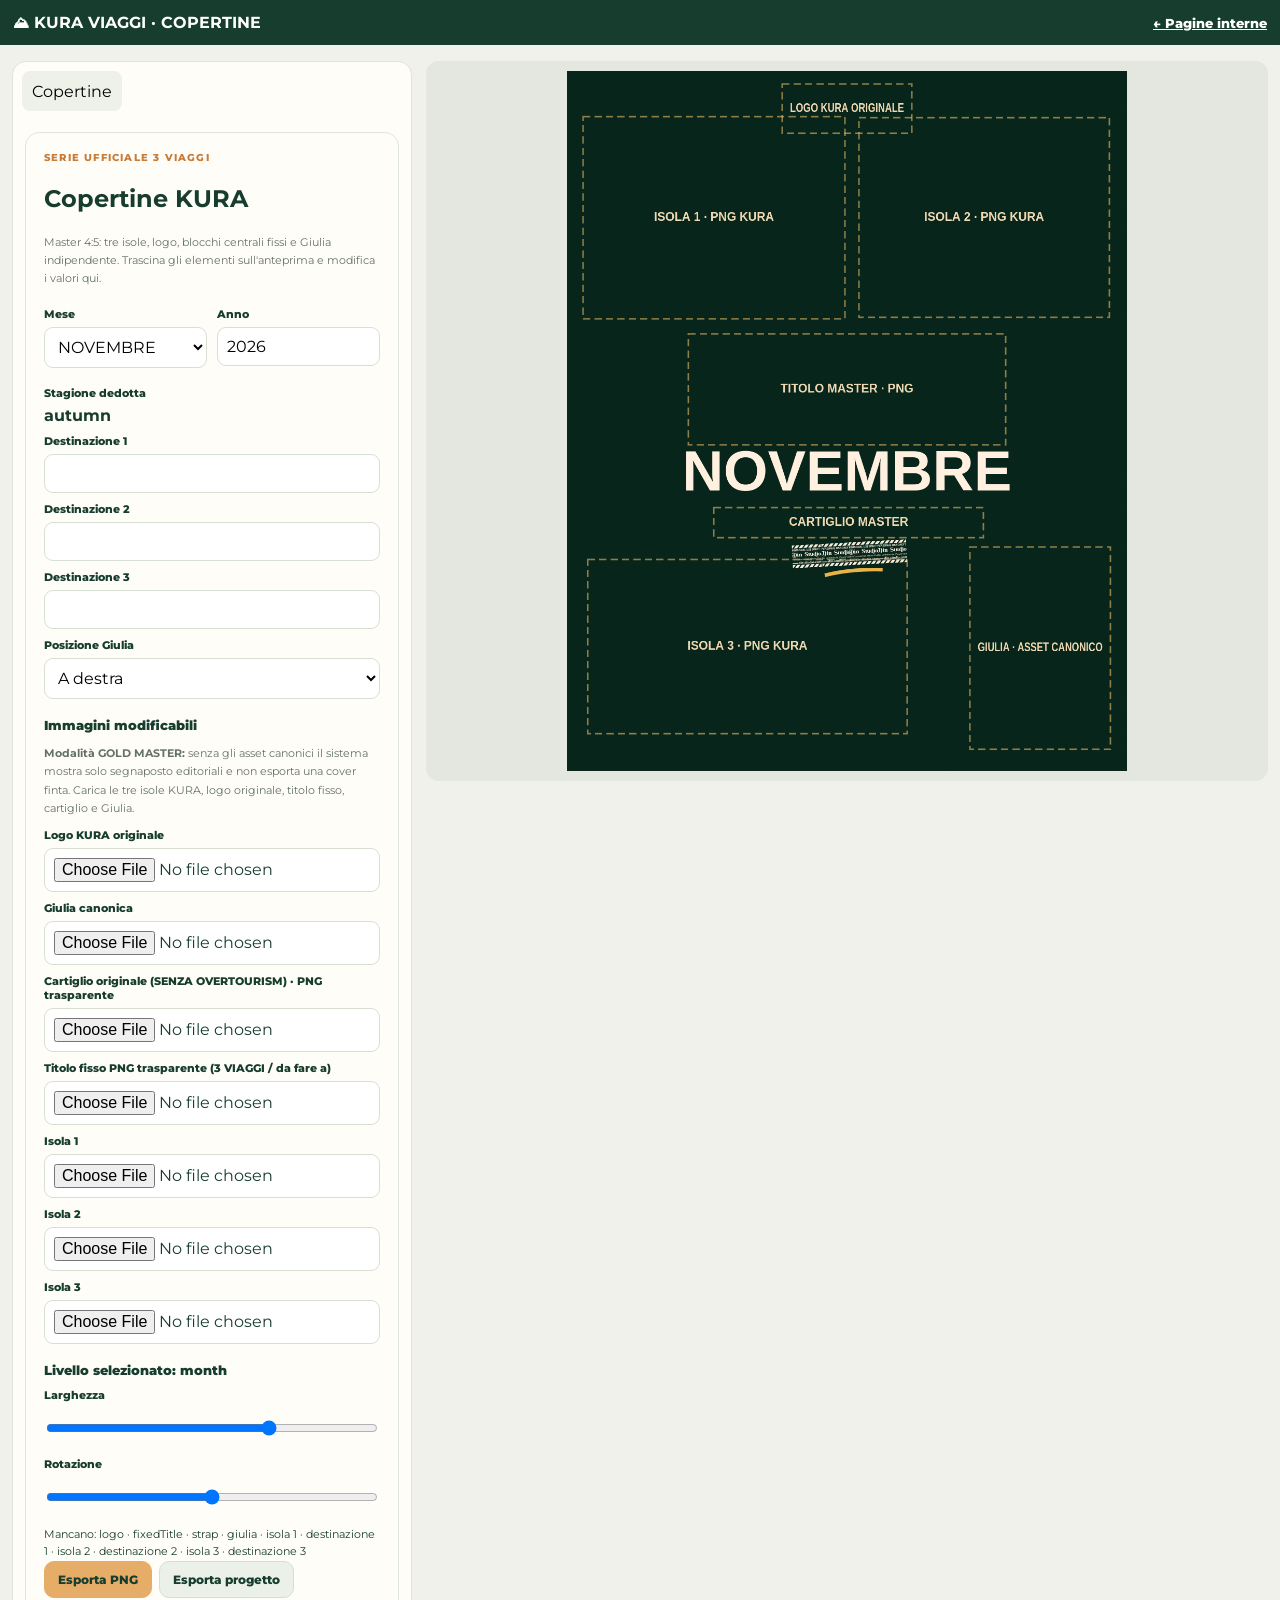
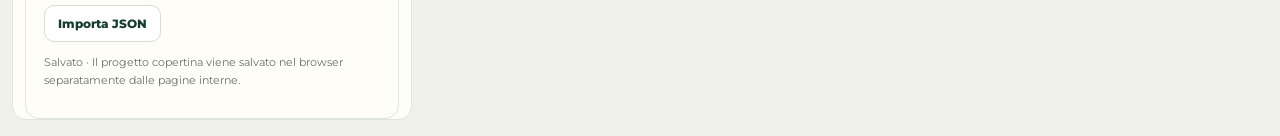
<file: kura-editor/covers.html>
<!doctype html><html lang="it"><head><meta charset="utf-8"><meta name="viewport" content="width=device-width,initial-scale=1,viewport-fit=cover"><title>KURA — Copertine 4:5</title><link href="./editor-v2.css?v=3.0.0" rel="stylesheet"><link href="https://fonts.googleapis.com/css2?family=Montserrat:wght@400;500;700;800;900&display=swap" rel="stylesheet"><style>@font-face{font-family:'Kaushan Script';src:url('./assets/KaushanScript-Regular.ttf?v=3.0.0') format('truetype');font-weight:400;font-display:swap}@font-face{font-family:'KURA Brush2';src:url('./assets/Kura_Brush2.woff2?v=3.0.0') format('woff2');font-style:normal;font-weight:400;font-display:swap}*{box-sizing:border-box}body{margin:0;background:#eff1ea;font-family:Montserrat,Arial,sans-serif;color:#173d2e}button,input,select{font:inherit}.btn{display:inline-flex;align-items:center;border:1px solid #d9dccf;background:#fff;border-radius:10px;padding:10px 13px;cursor:pointer;font-size:12px;font-weight:800;color:#173d2e}.btn.primary{background:#e6ad68;border-color:#e6ad68}.btn.flat{background:#ebf0e8}.panel{background:#fffdf8;border-radius:14px;padding:0;border:1px solid #e0e5da}.topbar{background:#173d2e;padding:13px;display:flex;align-items:center;justify-content:space-between;gap:10px;color:#fff}.topbar a{color:#fff;font-size:13px;font-weight:800}.shell{display:grid;grid-template-columns:minmax(300px,400px) minmax(330px,1fr);gap:14px;margin:16px auto;padding:0 12px;max-width:1330px;align-items:start}.editor-panel{padding:0}.tabs{padding:9px}.tab{border:0;background:#eef1e8;border-radius:8px;min-height:40px;padding:10px}.tabpane{display:none;padding:0 12px}.tabpane.active{display:block}.stage-bg{display:flex;justify-content:center;align-items:flex-start;padding:10px;background:#e3e7df;border-radius:13px}.stage-inner{display:none}.canvas-wrap{width:100%}.field{margin:9px 0;display:flex;flex-direction:column;gap:6px}.field label{font-size:11px;font-weight:800}.field input,.field select{border-radius:9px;padding:9px;border:1px solid #d8dfd5;background:#fff}.dual{display:grid;grid-template-columns:1fr 1fr;gap:10px}.compact-actions{display:flex;gap:7px;flex-wrap:wrap}.section-title{font-size:13px;font-weight:850;margin:18px 0 10px}.hint{font-size:11px;color:#647365;line-height:1.65}.eyebrow{font-size:10px;text-transform:uppercase;font-weight:800;letter-spacing:.12em;color:#c87c3a}.file-label{cursor:pointer}.file-label input{display:none}@media(max-width:900px){.shell{display:flex;flex-direction:column}.canvas-wrap{order:0}.editor-panel{order:1;width:100%}.topbar{position:sticky;top:0;z-index:10}}</style></head><body><header class="topbar"><strong>⛰ KURA VIAGGI · COPERTINE</strong><a href="./">← Pagine interne</a></header><div class="shell"><section class="panel editor-panel"><div class="tabs"></div></section><main class="canvas-wrap"><div class="stage-bg"><div class="stage-inner"></div></div></main></div><script src="./cover-editor.js?v=3.0.0"></script><script>document.addEventListener('DOMContentLoaded',()=>{const t=document.querySelector('.tab[data-tab="covers"]');if(t)t.click()})</script></body></html>
</file>
<file: kura-editor/editor-v2.css>
/* KURA Carousel v2 — editor overlay, isolated from the original template. */
.stage-inner{isolation:isolate}
.kura-overlays{position:absolute;left:0;top:0;width:1080px;height:1350px;transform-origin:top left;pointer-events:none;z-index:4}
.kura-text-frame{position:absolute;transform-origin:center center;pointer-events:none;box-sizing:border-box;border:2px solid transparent;border-radius:2px}
.kura-text-frame.is-selected{border:2px solid #db7834;box-shadow:0 0 0 2px rgba(255,255,255,.7)}
.kura-text-edit{position:absolute;inset:0;padding:0;margin:0;border:0;outline:0;background:transparent;color:transparent!important;cursor:text;pointer-events:auto;white-space:pre-wrap;overflow:hidden;overflow-wrap:break-word;word-break:normal;text-align:left;user-select:text;-webkit-user-select:text;-webkit-tap-highlight-color:transparent}
.kura-text-edit:not(.editing)::selection{background:rgba(235,158,89,.38)}
.kura-text-edit.editing{color:var(--kura-ink,#173d2e)!important;caret-color:#da7834;box-shadow:inset 0 0 0 1px rgba(255,255,255,.3);background:rgba(253,251,240,.28)}
.kura-text-edit b,.kura-text-edit strong{font-weight:800}
.kura-text-frame.is-editing{background:rgba(255,255,255,.14)}
.kura-manip-handle{display:none;position:absolute;pointer-events:auto;z-index:12;width:36px;height:36px;border-radius:9px;align-items:center;justify-content:center;border:1px solid #d07b38;background:#fffdf7;color:#17503a;font-size:22px;line-height:1;box-shadow:0 3px 12px rgba(0,0,0,.2);touch-action:none;user-select:none}
.kura-text-frame.is-selected .kura-manip-handle{display:flex}
.kura-move-handle{top:-42px;left:-2px;cursor:grab}
.kura-rotate-handle{top:-42px;right:-2px;cursor:crosshair}
.kura-resize-handle{right:-22px;bottom:-23px;cursor:nwse-resize}
.kura-selection-toolbar{position:absolute;pointer-events:auto;z-index:30;display:flex;gap:4px;align-items:center;flex-wrap:wrap;max-width:560px;min-height:44px;padding:5px 7px;border-radius:10px;background:#173d2e;box-shadow:0 6px 22px rgba(0,0,0,.2);color:white}
.kura-selection-toolbar button,.kura-selection-toolbar select,.kura-selection-toolbar input{border-radius:6px;border:1px solid rgba(255,255,255,.28);padding:5px;min-height:29px;font:600 16px Montserrat,Arial,sans-serif;background:#fffdf7;color:#173d2e}
.kura-selection-toolbar button{min-width:30px;cursor:pointer}
.kura-selection-toolbar button.is-on{background:#e9b673}
.kura-selection-toolbar select{width:148px}
.kura-selection-toolbar input[type=number]{width:66px}
.kura-selection-toolbar .kura-control-label{font-size:11px;opacity:.8;font-weight:700;letter-spacing:.02em}
.kura-selection-toolbar .kura-bar-grip{font-weight:900;font-size:14px;opacity:.7;padding:0 4px;cursor:move}
.kura-context-menu{position:fixed;z-index:1000;background:#fffefa;border:1px solid #e3d8bc;border-radius:12px;padding:7px;min-width:190px;box-shadow:0 10px 32px rgba(0,0,0,.2)}
.kura-context-menu button{display:block;width:100%;text-align:left;background:none;border:0;border-radius:7px;padding:9px;color:#143e2d;font:700 12px Montserrat,sans-serif}
.kura-context-menu button:hover{background:#f3e8d4}
.kura-saved-label{font-size:10px;color:rgba(255,255,255,.8);font-weight:600;white-space:nowrap}
.kura-project-panel{margin-top:14px;padding:12px;border-radius:13px;background:#f2f5ed;border:1px solid #dce3d8}
.kura-project-row{display:flex;gap:6px;align-items:center;flex-wrap:wrap;margin-top:8px}
.kura-project-row select{min-width:0;flex:1;border:1px solid #c9d7c7;border-radius:9px;min-height:39px;padding:6px;background:#fff}
.kura-bg-procedural{width:58px;height:73px;display:block;border-radius:4px;overflow:hidden}
.kura-project-panel .hint{margin:7px 0 0}
.kura-font-alert{border-left:3px solid #c9853a;padding:7px 10px;margin-top:8px;font-size:11px;line-height:1.5;background:#fff7e8}
@media(max-width:760px){.kura-selection-toolbar{max-width:700px;padding:8px;gap:5px}.kura-selection-toolbar button,.kura-selection-toolbar select,.kura-selection-toolbar input{min-height:36px;font-size:17px}.kura-project-row .btn{min-height:42px}}

/* Seasonal background groups */
#bgGallery{display:flex;flex-wrap:wrap;align-content:flex-start;overflow-x:hidden;gap:8px}
#bgGallery .thumb{width:calc(50% - 4px);flex:0 0 calc(50% - 4px);padding:8px}
#bgGallery .thumb canvas,#bgGallery .thumb img{width:100%;height:auto;aspect-ratio:4/5;max-width:105px;margin:auto}
#bgGallery .thumb small{max-width:none;width:100%;font-size:10px;line-height:1.45}

#bgGallery .thumb img{object-fit:cover;border:1px solid #e1dccf;border-radius:7px;display:block}
#bgGallery .thumb{display:flex;flex-direction:column;align-items:center;justify-content:start;gap:6px;background:#fbfaf6;min-height:156px}
#bgGallery .thumb.active{outline:2px solid #cc783f;outline-offset:1px}
#bgGallery .thumb small{font-weight:750;color:#173d2e;min-height:28px;display:block}
#stickerGrid{grid-template-columns:repeat(4,minmax(0,1fr))}
#stickerGrid .sticker-btn{min-height:74px;overflow:hidden}
#stickerGrid .sticker-btn img{width:100%;height:100%;object-fit:contain}

/* KURA 2.5 — artwork from real papercut image sheets */
#stickerGrid{grid-template-columns:repeat(3,minmax(0,1fr));gap:9px}
#stickerGrid .kura-sticker-group{grid-column:1/-1;margin-top:15px;padding:5px 0 4px;border-bottom:1px solid #dfe4d8}
#stickerGrid .sticker-btn{aspect-ratio:auto;min-height:119px;padding:9px 6px 7px;background:#faf6ee;display:flex;flex-direction:column;justify-content:space-between;align-items:center;gap:5px}
#stickerGrid .sticker-btn img{width:100%;height:86px;max-height:none;object-fit:contain}
#stickerGrid .kura-sticker-name{font-size:9px;font-weight:650;color:#43624f;line-height:1.28;text-align:center;display:block}
#stickerGrid .sticker-btn:hover{background:#f3efe3;border-color:#c9af83}
@media(max-width:760px){#stickerGrid{grid-template-columns:repeat(4,minmax(0,1fr));gap:8px}#stickerGrid .sticker-btn{min-height:126px}#stickerGrid .sticker-btn img{height:90px}}
@media(max-width:420px){#stickerGrid{grid-template-columns:repeat(3,minmax(0,1fr))}#stickerGrid .sticker-btn img{height:86px}}

/* KURA 2.6 direct drag controls */
#stickerGrid .sticker-btn{cursor:grab;user-select:none;-webkit-user-select:none;touch-action:none;position:relative}
#stickerGrid .sticker-btn:active{cursor:grabbing}
#stickerGrid .sticker-btn img{pointer-events:none;-webkit-user-drag:none}
.kura-drag-ghost{position:fixed;z-index:100000;width:104px;height:104px;object-fit:contain;pointer-events:none;opacity:.83;filter:drop-shadow(0 8px 12px rgba(0,0,0,.20));transform:rotate(-6deg)}
.kura-text-edit{touch-action:manipulation}
.kura-text-frame.is-selected{outline:1px solid rgba(220,120,54,.6)}

/* 2.7 — distinct X/Y axes and direct transforms on every selectable object */
.kura-text-frame{pointer-events:none;}
.kura-text-frame.is-selected{pointer-events:auto}
.kura-text-edit{pointer-events:auto}
.kura-visual-overlay{position:absolute;top:0;left:0;width:1080px;height:1350px;transform-origin:top left;z-index:8;pointer-events:none}
.kura-visual-box{position:absolute;box-sizing:border-box;border:2px dashed #db813c;outline:1px solid rgba(255,255,255,.9);transform-origin:center center;pointer-events:none;display:none}
.kura-visual-handle{position:absolute;display:flex;justify-content:center;align-items:center;min-width:36px;height:36px;width:36px;line-height:1;border-radius:10px;border:1px solid #bd763e;background:#fffbf3;color:#174433;font-size:21px;font-weight:800;z-index:20;pointer-events:auto;touch-action:none;user-select:none;-webkit-user-select:none;box-shadow:0 3px 10px rgba(0,0,0,.22);cursor:grab;transform-origin:center}
.kura-visual-handle:active,.kura-manip-handle:active{background:#f5dbb4;cursor:grabbing}
.kura-visual-move{top:-49px;left:0}
.kura-visual-rotate{top:-49px;right:0}
.kura-visual-width{right:-18px;top:calc(50% - 18px)}
.kura-visual-height{bottom:-18px;left:calc(50% - 18px)}
.kura-visual-resize{right:-18px;bottom:-18px}
.kura-visual-flipX{top:-49px;left:calc(50% - 56px)}
.kura-visual-flipY{top:-49px;left:calc(50% + 10px)}
.kura-manip-handle{width:36px;height:36px;min-width:36px;font-size:21px;z-index:15;touch-action:none}
.kura-width-handle{right:-18px;top:calc(50% - 18px);cursor:ew-resize}
.kura-height-handle{bottom:-18px;left:calc(50% - 18px);cursor:ns-resize}
.kura-resize-handle{right:-18px;bottom:-18px;cursor:nwse-resize}
.kura-fliph-handle{left:calc(50% - 56px);top:-41px;cursor:pointer}
.kura-flipv-handle{left:calc(50% + 10px);top:-41px;cursor:pointer}
.kura-text-frame.is-selected .kura-manip-handle{display:flex}
.kura-text-frame.is-selected .kura-width-handle,.kura-text-frame.is-selected .kura-height-handle{background:#eaf0e5}
@media (pointer:coarse){.kura-visual-handle{border-width:2px}.kura-visual-flipX{left:calc(50% - 65px)}.kura-visual-flipY{left:calc(50% + 14px)}}

/* v2.7.2 — compact selection handles, font toolbar docked outside artwork */
.stage-inner{overflow:visible}
.kura-toolbar-dock{display:none;width:100%;max-width:100%;padding:5px 8px;border:1px solid #dbe3d8;border-radius:11px;background:#f7f4eb;align-items:center;justify-content:center;min-width:0}
.kura-toolbar-dock.active{display:flex}
.kura-toolbar-dock .kura-selection-toolbar{
 position:relative!important;left:auto!important;top:auto!important;
 display:flex;flex-wrap:wrap;justify-content:center;align-items:center;
 width:100%;max-width:100%;min-height:0;gap:5px;padding:6px 8px;
 border-radius:9px;box-shadow:0 3px 12px rgba(13,40,28,.16);
}
.kura-toolbar-dock .kura-selection-toolbar.hidden{display:none!important}
.kura-toolbar-dock .kura-selection-toolbar select{width:min(160px,40vw)}
.kura-toolbar-dock .kura-selection-toolbar input[type=number]{width:56px}
.kura-toolbar-dock .kura-selection-toolbar button,
.kura-toolbar-dock .kura-selection-toolbar select,
.kura-toolbar-dock .kura-selection-toolbar input{
 min-height:27px;padding:3px 5px;font-size:12px;border-radius:5px
}
.kura-toolbar-dock .kura-selection-toolbar button{min-width:27px}
.kura-toolbar-dock .kura-bar-grip{font-size:11px}
.kura-manip-handle,.kura-visual-handle{
 width:26px!important;height:26px!important;min-width:26px!important;
 border-radius:7px!important;font-size:15px!important;line-height:1!important;
 border-width:1px!important;box-shadow:0 2px 7px rgba(0,0,0,.18)!important;
}
.kura-resize-handle,.kura-visual-resize{right:-13px;bottom:-13px}
.kura-width-handle,.kura-visual-width{right:-13px;top:calc(50% - 13px)}
.kura-height-handle,.kura-visual-height{bottom:-13px;left:calc(50% - 13px)}
.kura-visual-handle{font-weight:700!important}
@media (pointer:coarse){
 .kura-manip-handle,.kura-visual-handle{width:30px!important;height:30px!important;min-width:30px!important;font-size:17px!important}
 .kura-resize-handle,.kura-visual-resize{right:-15px;bottom:-15px}
 .kura-width-handle,.kura-visual-width{right:-15px;top:calc(50% - 15px)}
 .kura-height-handle,.kura-visual-height{bottom:-15px;left:calc(50% - 15px)}
 .kura-toolbar-dock .kura-selection-toolbar{gap:5px}
}

/* KURA bulk typography: separate body and post-it text scales. */
.kura-bulk-font-panel{margin:8px 0 17px;padding:15px;background:#f7f2e7;border:1px solid #e7dfcf}
.kura-bulk-font-panel .section-title{margin:0 0 11px}
.kura-bulk-all{display:flex;align-items:center;gap:10px;padding:11px;background:#fffaf0;border:1px solid #d7dccc;border-radius:10px;cursor:pointer;margin-bottom:13px}
.kura-bulk-all input{width:19px;height:19px;accent-color:#1c593e;flex:0 0 19px;cursor:pointer}
.kura-bulk-all span{display:flex;flex-direction:column;gap:3px}
.kura-bulk-all strong{font-size:12px;color:#173d2e}
.kura-bulk-all small{font-size:10px;color:#627566}
.kura-bulk-font-row{padding:11px 0;border-bottom:1px solid #e0dfd1}
.kura-bulk-font-row>label{display:flex;justify-content:space-between;gap:10px;align-items:center;font-size:12px;font-weight:750;color:#173d2e;margin-bottom:8px}
.kura-bulk-font-row>label strong{font-size:13px;color:#bf6e36;font-variant-numeric:tabular-nums}
.kura-bulk-slider{display:flex;align-items:center;gap:8px}
.kura-bulk-slider input[type=range]{flex:1;min-width:0;accent-color:#c57734;cursor:pointer}
.kura-bulk-slider .btn{flex:0 0 36px;padding:0;min-height:35px;font-size:18px}
.kura-bulk-font-row .hint{display:block;margin-top:7px;line-height:1.5}
.kura-bulk-reset{display:flex;justify-content:flex-end;margin-top:12px}
.kura-bulk-font-panel #bulkFitHint{margin:9px 0 0;line-height:1.5}

/* KURA 3.7 — offline brief engine (no network during parsing or project creation) */
.kura-brief-import{background:#f6f0e4;border:1px solid #e0d5c2;border-radius:14px;padding:15px;margin:14px 0 18px}
.kura-brief-head{display:flex;align-items:center;justify-content:space-between;gap:9px;flex-wrap:wrap}
.kura-brief-head strong{font-size:14px;color:#173d2e}
.kura-brief-head span{font-size:10px;color:#a56f43;background:#fff8ea;padding:4px 8px;border-radius:16px}
.kura-brief-import .hint{line-height:1.6;margin:9px 0}
.kura-brief-label{font-size:11px;display:block;font-weight:800;color:#173d2e;margin:11px 0 7px}
#kuraBriefRaw{box-sizing:border-box;width:100%;min-height:190px;max-height:380px;resize:vertical;background:#fffdfa;border:1px solid #d2ccb9;border-radius:9px;padding:12px;line-height:1.6;font:12px/1.6 'Montserrat',sans-serif;color:#173d2e}
#kuraBriefRaw:focus{outline:2px solid #d3834a;outline-offset:1px}
.kura-brief-preserve{display:flex;gap:9px;align-items:flex-start;margin:11px 0;padding:9px;background:#fffaf0;border-radius:9px;cursor:pointer}
.kura-brief-preserve input{flex:0 0 18px;width:18px;height:18px;accent-color:#17533a}
.kura-brief-preserve span{display:flex;flex-direction:column;gap:4px}
.kura-brief-preserve b{font-size:11px}
.kura-brief-preserve small{font-size:10px;line-height:1.5;color:#6c746a}
.kura-brief-actions{display:flex;gap:8px;flex-wrap:wrap;margin:10px 0}
.kura-brief-actions .btn{flex:1;min-width:115px}
.kura-brief-example{border:0;background:transparent;color:#9b683c;cursor:pointer;text-decoration:underline;font-size:11px;padding:4px 0}
.kura-brief-preview{font-size:11px;line-height:1.6;color:#45614d;padding:10px;border-radius:8px;background:#fcfaf4;border:1px solid #dfe5d5;margin-top:10px;white-space:pre-wrap}
.kura-brief-preview.has-error{color:#994d37;background:#fff3ec;border-color:#e8cdb8}
.kura-brief-preview ol{margin:7px 0;padding-left:20px}
.kura-brief-preview li{margin:3px 0}
.kura-brief-preview small{display:block;color:#758073}
</file>
<file: kura-editor/editor-workspace.css>
/* KURA Editor 4.2 — permanent page navigator and dark forest-green workspace. */
/* Preserve the paper/canvas artwork and all generated PNG colors. */
.shell{max-width:1820px;grid-template-columns:minmax(190px,230px) minmax(290px,345px) minmax(335px,1fr) minmax(205px,245px);gap:14px}
.kura-pages-sidebar{position:sticky;top:85px;min-width:0;max-height:calc(100dvh - 100px);overflow:auto;overscroll-behavior:contain;z-index:14}
.kura-pages-rail-head{position:sticky;top:0;z-index:2;display:flex;justify-content:space-between;align-items:center;padding:13px 14px;background:#f5f5ed;border-bottom:1px solid #dfe6d8;color:#183d2e;gap:6px}
.kura-pages-rail-head strong{font-size:13px;font-weight:900;letter-spacing:.015em}
.kura-pages-rail-actions{display:flex;gap:5px}
.kura-pages-rail-actions button{font-weight:800;background:#e8eee1;color:#17402e;border:1px solid #d7e0d2;border-radius:8px;width:31px;height:30px;cursor:pointer}
.kura-pages-content{display:block;padding:8px 11px 17px}
.kura-pages-content #pageList{min-width:0}
.kura-pages-content .pageitem{min-width:0}
.kura-pages-content .pageitem .title{overflow-wrap:anywhere}
.kura-pages-content .kura-project-panel{padding:10px}
.kura-pages-content .kura-project-panel .kura-project-row{gap:5px}
.kura-pages-content .kura-project-panel .kura-project-row button{font-size:10px;padding:7px}
.kura-pages-content .kura-project-panel select{max-width:100%;font-size:11px}
.kura-element-clipboard{display:flex;gap:7px;margin-top:12px;flex-wrap:wrap}
.kura-element-clipboard .btn{flex:1;white-space:nowrap}
#kuraPasteTop{white-space:nowrap}
/* Dark mode only changes controls, backgrounds and panels, not scene or exported images. */
html[data-kura-theme="dark"]{--green:#8ec8a9;--deep:#e5efe5;--muted:#b2c6b7;--stroke:#395b4b;--sand:#1d382c;--cream:#132b22;--paper:#1c372b;--shadow:0 14px 42px rgba(0,0,0,.44);color-scheme:dark}
html[data-kura-theme="dark"] body{background:#0b2019;color:#e4f0e6}
html[data-kura-theme="dark"] .topbar{background:#071911;border-bottom:1px solid #325440}
html[data-kura-theme="dark"] .panel,
html[data-kura-theme="dark"] .kura-pages-sidebar{background:#152f25;color:#e4eee5;border-color:#365345;box-shadow:0 5px 25px rgba(0,0,0,.21)}
html[data-kura-theme="dark"] .panehead,
html[data-kura-theme="dark"] .tabs{border-color:#345143}
html[data-kura-theme="dark"] .panehead h2,
html[data-kura-theme="dark"] .inspector h3,
html[data-kura-theme="dark"] .stage-head strong,
html[data-kura-theme="dark"] .section-title,
html[data-kura-theme="dark"] .field label,
html[data-kura-theme="dark"] .kura-brief-label{color:#d1e9d5}
html[data-kura-theme="dark"] .hint,
html[data-kura-theme="dark"] .footnote,
html[data-kura-theme="dark"] .inspector p,
html[data-kura-theme="dark"] .stage-footer,
html[data-kura-theme="dark"] .stage-head small,
html[data-kura-theme="dark"] .pageitem small{color:#b1c6b5}
html[data-kura-theme="dark"] .tab{color:#b2c7b7}
html[data-kura-theme="dark"] .tab.active{color:#fff4db;background:#2e513e}
html[data-kura-theme="dark"] .btn:not(.ghost):not(.primary),
html[data-kura-theme="dark"] .kura-pages-rail-actions button{background:#274738;color:#e6f1e8;border-color:#446c54}
html[data-kura-theme="dark"] .btn.primary{background:#d5a66c;color:#1b2a1e;border-color:#d5a66c}
html[data-kura-theme="dark"] .top-actions .btn.ghost{background:#122d21;color:#e4eee5;border-color:#44614c}
html[data-kura-theme="dark"] .softbox,
html[data-kura-theme="dark"] .kura-project-panel,
html[data-kura-theme="dark"] .kura-bulk-font-panel,
html[data-kura-theme="dark"] .kura-brief-import{background:#203c2d;border-color:#3f5c46;color:#e0ece1}
html[data-kura-theme="dark"] .softbox.orange{background:#3e3426;border-color:#71583d}
html[data-kura-theme="dark"] .softbox p,
html[data-kura-theme="dark"] .kura-bulk-font-row .hint,
html[data-kura-theme="dark"] .kura-project-panel p{color:#bfd0c0}
html[data-kura-theme="dark"] .field input,
html[data-kura-theme="dark"] .field textarea,
html[data-kura-theme="dark"] .field select,
html[data-kura-theme="dark"] #kuraBriefRaw,
html[data-kura-theme="dark"] .kura-project-panel select,
html[data-kura-theme="dark"] .jsonbox,
html[data-kura-theme="dark"] .kura-note-title-options input,
html[data-kura-theme="dark"] .kura-note-title-options select{background:#10271c;color:#eff6ee;border-color:#496b56}
html[data-kura-theme="dark"] .field input:focus,
html[data-kura-theme="dark"] .field textarea:focus,
html[data-kura-theme="dark"] .field select:focus{background:#18382a}
html[data-kura-theme="dark"] .pageitem,
html[data-kura-theme="dark"] .thumb,
html[data-kura-theme="dark"] .preset,
html[data-kura-theme="dark"] .sticker-btn{background:#203c2c;color:#e4eee6;border-color:#42634f}
html[data-kura-theme="dark"] .pageitem.active,
html[data-kura-theme="dark"] .thumb.active,
html[data-kura-theme="dark"] .preset.active{background:#3b5637;border-color:#d6aa6b}
html[data-kura-theme="dark"] .pageitem .title,
html[data-kura-theme="dark"] .preset-title{color:#edf5e9}
html[data-kura-theme="dark"] .kura-pages-rail-head{background:#203b2b;color:#e9f2e9;border-color:#43604b}
html[data-kura-theme="dark"] .kura-bulk-all,
html[data-kura-theme="dark"] .kura-brief-preserve,
html[data-kura-theme="dark"] .kura-brief-preview{background:#173125;color:#e5f0e6;border-color:#3b5c46}
html[data-kura-theme="dark"] .kura-bulk-all strong,
html[data-kura-theme="dark"] .kura-brief-preserve b{color:#e2efe2}
html[data-kura-theme="dark"] .kura-bulk-all small,
html[data-kura-theme="dark"] .kura-brief-preserve small{color:#b4c9b8}
html[data-kura-theme="dark"] .stage-bg{background:#0d2119;border-color:#315442}
html[data-kura-theme="dark"] .stage-inner{background:#fff;box-shadow:0 14px 45px rgba(0,0,0,.5)}
html[data-kura-theme="dark"] .kura-brief-preview.has-error{background:#493026;border-color:#815445;color:#ffe1d4}
html[data-kura-theme="dark"] .kura-font-alert,
html[data-kura-theme="dark"] .kura-saved-label{color:#c6dcc6}
html[data-kura-theme="dark"] .kura-context-menu{background:#193629;border-color:#5a725c}
html[data-kura-theme="dark"] .kura-context-menu button{color:#e5f3e8}
html[data-kura-theme="dark"] .kura-context-menu button:hover{background:#31513e}
@media(max-width:1380px) and (min-width:1081px){
 .shell{grid-template-columns:minmax(170px,195px) minmax(270px,305px) minmax(320px,1fr) minmax(180px,205px);gap:11px;padding:12px}
 .kura-pages-content{padding:7px}
 .pageitem{gap:5px;padding:7px}
}
@media(max-width:1080px) and (min-width:761px){
 .shell{display:grid;grid-template-columns:160px minmax(250px,315px) minmax(260px,1fr);gap:9px;padding:9px}
 .kura-pages-sidebar{grid-column:1;grid-row:1 / span 2}
 .editor-panel{grid-column:2}
 .canvas-wrap{grid-column:3}
 .inspector{grid-column:2/4;grid-row:2}
}
@media(max-width:760px){
 .shell{display:flex;flex-direction:column;gap:10px;padding:8px}
 .kura-pages-sidebar{order:-1;position:sticky;top:0;width:100%;max-height:none;overflow:visible;z-index:55;border-radius:12px}
 .kura-pages-rail-head{padding:5px 10px;min-height:36px}
 .kura-pages-rail-head strong{font-size:12px}
 .kura-pages-content{padding:0 7px 5px}
 .kura-pages-content #pageList{display:flex;flex-flow:row nowrap;gap:7px;overflow-x:auto;max-width:100%;padding:3px 1px 6px;scroll-snap-type:x proximity;scrollbar-width:thin}
 .kura-pages-content #pageList .pageitem{flex:0 0 150px;margin:0;padding:6px;scroll-snap-align:start;min-height:51px}
 .kura-pages-content #pageList .pageitem .title{font-size:10px;line-height:1.3;max-height:31px;overflow:hidden}
 .kura-pages-content #pageList .pageitem small{display:none}
 .kura-pages-content #pageList .pageitem button{padding:3px}
 .kura-pages-content .kura-project-panel,
 .kura-pages-content > .section-title,
 .kura-pages-content > .dual,
 .kura-pages-content > .footnote,
 .kura-pages-content > #fastBox{display:none!important}
 .kura-pages-sidebar.expanded .kura-project-panel,
 .kura-pages-sidebar.expanded .kura-pages-content > .section-title,
 .kura-pages-sidebar.expanded .kura-pages-content > .dual,
 .kura-pages-sidebar.expanded .kura-pages-content > .footnote,
 .kura-pages-sidebar.expanded .kura-pages-content > #fastBox{display:flex!important;flex-direction:column}
 .kura-pages-sidebar.expanded .kura-project-panel{display:block!important}
 .kura-pages-sidebar.expanded .kura-pages-content > .section-title{display:block!important}
 .kura-pages-sidebar.expanded .kura-pages-content > .dual{display:grid!important}
 .kura-pages-sidebar.expanded{max-height:65vh;overflow:auto}
 .editor-panel{order:1}
 .canvas-wrap{order:0!important}
 .inspector{order:2}
 .stage-head{flex-wrap:wrap}
 #kuraPasteTop{padding:6px 8px}
}

/* Keep cloud collaboration dialog comfortable in dark mode as well. */
html[data-kura-theme="dark"] #kuraGithubDialog{background:#152d22!important;color:#e5efe5!important;border-color:#4a6a52!important;box-shadow:0 18px 65px #0009!important}
html[data-kura-theme="dark"] #kuraGithubDialog input{background:#09241a!important;color:#f3f5ea!important;border-color:#66806a!important}
html[data-kura-theme="dark"] #kuraGithubDialog p{color:#c7d8c7!important}
html[data-kura-theme="dark"] #kuraGithubDialog a{color:#e3b781!important}
html[data-kura-theme="dark"] .kura-project-panel .kura-project-row button,
html[data-kura-theme="dark"] .kura-element-clipboard button{color:#e8f2e5}
</file>
<file: kura-editor/editor-modern.css>
/* KURA 4.3 — quieter, contemporary forest-green editorial application chrome */
:root{--kura-ui-edge:#dce5d9;--kura-ui-card:#fffdf9;--kura-ui-soft:#f2f5ee}
body{background:#e9eee8;color:#1c3629}
.topbar{background:#143629;box-shadow:none;border-bottom:1px solid #3b5a47;padding:10px 15px;gap:10px}
.brand{min-width:158px;gap:9px}.brand-icon{width:35px;height:35px;border-radius:10px;background:#254b37;border-color:#53705d}
.brand b{font-size:14px;letter-spacing:.025em}.brand small{letter-spacing:.015em;text-transform:none;opacity:.75}
.top-actions{gap:5px}
.top-actions .btn{min-height:35px;padding:7px 10px;font-size:11px;font-weight:680;white-space:nowrap;border-radius:9px}
.top-actions .btn.ghost{border-color:#4b6855;background:transparent}
.top-actions .btn.ghost:hover{background:#29503d}
.top-actions .btn.primary{background:#dbb17b;color:#163725;border-color:#dbb17b}
.shell{grid-template-columns:minmax(170px,192px) minmax(285px,320px) minmax(390px,1fr) minmax(200px,225px);max-width:1880px;padding:14px;gap:12px}
.panel{border-radius:14px;background:var(--kura-ui-card);border:1px solid var(--kura-ui-edge);box-shadow:0 3px 12px #1b3c2910}
.panehead{padding:17px 17px 12px;border-color:#e7ece4}
.panehead .eyebrow{font-size:9px;letter-spacing:.09em}
.panehead h2{font-size:18px;font-weight:770;letter-spacing:-.035em}
.tabs{padding:6px 12px 8px;gap:4px;border-color:#e8ede6}
.tab{font-size:11px;border-radius:8px;font-weight:680}
.tab.active{color:#214b36;background:#e9f0e8}
.tabpane{padding:14px 17px 20px}
.section-title{font-size:11px;letter-spacing:.045em;font-weight:800;margin:16px 0 9px}
.field{gap:5px;margin-bottom:12px}.field label{font-size:11px;font-weight:690}
.field input,.field textarea,.field select{border:1px solid #dfe7dc;background:#fafbf7;border-radius:9px;color:#1d3d2a;font-size:12px;padding:9px 10px}
.field input:focus,.field textarea:focus,.field select:focus{outline:2px solid #caa16b50;outline-offset:0;border-color:#c49b65}
.btn{min-height:34px;border-radius:9px;padding:8px 10px;font-weight:685}
.btn.flat{background:#edf3eb;border-color:#e4ece2;color:#2b553d}
.btn.flat:hover{background:#e2eee0}
.softbox,.kura-brief-import,.kura-bulk-font-panel{background:#f5f7f1;border-color:#e5ebe1;border-radius:12px}
.kura-brief-import{padding:12px}.kura-bulk-font-panel{padding:12px}
.kura-bulk-all{background:#fafcf8;border-color:#e8eee5}
.kura-pages-sidebar{border-radius:13px;box-shadow:none}
.kura-pages-rail-head{background:#f3f7f0;border-color:#e5ebe0;padding:11px}
.kura-pages-rail-head strong{font-size:12px}
.kura-pages-content{padding:9px}
.kura-pages-content .pageitem{border:1px solid #e5eae2;border-radius:9px;padding:8px;margin-bottom:7px;background:#fffefa;gap:7px}
.kura-pages-content .pageitem.active{background:#edf3e9;border-color:#afc9aa}
.kura-pages-content .pageitem .title{font-size:11px;font-weight:740}
.kura-pages-content .pageitem small{font-size:9px}
.stage-head{min-height:31px;padding:0 4px}.stage-head strong{font-size:12px;font-weight:770}
.stage-bg{background:#dfe7df;border:1px solid #d8e1d7;border-radius:13px;padding:14px}
.stage-inner{box-shadow:0 13px 32px #172d2129}
.preview-scroll{top:70px}.inspector{padding:14px}.inspector h3{font-size:15px;letter-spacing:-.03em}
.kura-toolbar-dock{background:transparent!important;box-shadow:none!important;border:0!important;padding:0!important}
.kura-selection-toolbar{background:#f4f7f1!important;color:#1f4030!important;border:1px solid #dce6da!important;box-shadow:0 5px 17px #183d2519!important;border-radius:12px!important;padding:5px 7px!important;gap:5px!important;max-width:100%!important}
.kura-selection-toolbar .kura-bar-grip{color:#67806c}
.kura-selection-toolbar select,.kura-selection-toolbar input,.kura-selection-toolbar button{background:#fffefa;border:1px solid #dee8dc;color:#22422e;border-radius:7px;min-height:29px;font-size:12px!important}
.kura-selection-toolbar select{width:auto;max-width:155px}
.kura-selection-toolbar [data-weight]{max-width:110px}
.kura-selection-toolbar [data-bold].is-on{background:#e9c99a;border-color:#d2a56d}
.kura-selection-toolbar .kura-control-label{color:#5f7764}
.kura-note-title-options{padding:8px;border-radius:9px;background:#eef4eb}
.kura-edit-title-button{width:100%;justify-content:center;margin-bottom:8px;font-size:12px}
.kura-note-title-options label{font-size:11px}
.kura-note-title-options input,.kura-note-title-options select{min-height:34px}
/* Toolbar palette */
.kura-selection-toolbar .kura-color-trigger{display:inline-flex;align-items:center;gap:5px;min-height:29px;padding:4px 7px;width:auto;border-radius:7px;cursor:pointer;white-space:nowrap}
.kura-color-dot{display:inline-block;width:15px;height:15px;flex:0 0 15px;border-radius:5px;border:1px solid #1f352b33}
.kura-color-hex{font:700 10px ui-monospace,Consolas,monospace;letter-spacing:0}.kura-color-chevron{opacity:.7}
.kura-color-popover{position:fixed;z-index:1002;box-sizing:border-box;max-height:85vh;overflow-y:auto;border-radius:15px;background:#fffefa;color:#193b2a;border:1px solid #dae5d8;box-shadow:0 18px 55px #0e251a4a;padding:13px;font:12px Montserrat,system-ui,sans-serif;color-scheme:light}
.kura-color-popover[hidden]{display:none!important}
.kura-color-head,.kura-color-section-head{display:flex;align-items:center;justify-content:space-between;gap:9px}
.kura-color-head{padding-bottom:8px}.kura-color-head b{font-size:13px}
.kura-color-head [data-close]{width:28px;height:28px;border:0;border-radius:8px;cursor:pointer;background:#edf3eb;color:#254730;font-size:18px}
.kura-color-section{padding:10px 0;border-top:1px solid #e6ebe5}
.kura-color-section strong{font-size:11px;color:#587260}
.kura-color-section-head button{padding:5px 8px;border:1px solid #d7e2d6;background:#eef5ec;color:#2d583a;border-radius:7px;font-size:10px;font-weight:700;cursor:pointer}
.kura-color-grid{display:grid;grid-template-columns:repeat(8,minmax(0,1fr));gap:7px;margin-top:10px}
.kura-color-swatch{display:block;aspect-ratio:1;min-width:0;width:100%;padding:0;border-radius:8px;background:var(--swatch);border:2px solid #102b211f;cursor:pointer;position:relative}
.kura-color-swatch.selected{outline:2px solid #c28a50;outline-offset:2px}
.kura-color-swatch.favorite:after{content:'★';position:absolute;right:2px;bottom:0;font-size:9px;color:white;text-shadow:0 1px 3px #0009}
.kura-color-popover [data-empty]{color:#829484;font-size:10px;display:block;margin-top:8px}.kura-color-popover [data-empty][hidden]{display:none}
.kura-color-custom{display:grid;grid-template-columns:87px 1fr auto;gap:7px;align-items:end;border-top:1px solid #e6ece5;padding-top:11px}
.kura-color-custom label{display:flex;flex-direction:column;gap:5px;color:#57715f;font-size:10px;font-weight:750}
.kura-color-custom input[type=color]{height:34px;cursor:pointer;width:100%;padding:2px;border:1px solid #d9e3da;border-radius:7px;background:white}
.kura-color-custom input[type=text]{height:34px;box-sizing:border-box;width:100%;min-width:0;padding:5px 7px;border-radius:7px;background:#fafcf8;color:#264432;border:1px solid #dce5dc;font:700 12px ui-monospace,monospace}
.kura-color-custom [data-apply]{white-space:nowrap}.kura-color-help{display:block;margin-top:11px;color:#758778;font-size:10px;line-height:1.5}
/* Dark scheme refined; never recolors the paper or exported pixels */
html[data-kura-theme="dark"]{--kura-ui-card:#132b21;--kura-ui-edge:#2b4739}
html[data-kura-theme="dark"] body{background:#0a1e16}
html[data-kura-theme="dark"] .topbar{background:#071b12}
html[data-kura-theme="dark"] .panel{background:#132b21;border-color:#2a493a;box-shadow:0 4px 15px #06140942}
html[data-kura-theme="dark"] .kura-pages-rail-head{background:#1a3829;border-color:#30503b}
html[data-kura-theme="dark"] .kura-pages-content .pageitem{background:#1c382b;border-color:#33513e}
html[data-kura-theme="dark"] .kura-pages-content .pageitem.active{background:#2c503b;border-color:#8caa88}
html[data-kura-theme="dark"] .btn.flat{background:#294637;border-color:#3a5b45;color:#e5f0e6}
html[data-kura-theme="dark"] .tab.active{background:#2a4b39;color:#f1f3e9}
html[data-kura-theme="dark"] .softbox,html[data-kura-theme="dark"] .kura-brief-import,html[data-kura-theme="dark"] .kura-bulk-font-panel{background:#1b382b;border-color:#335340}
html[data-kura-theme="dark"] .stage-bg{background:#0c241a;border-color:#2b4839}
html[data-kura-theme="dark"] .kura-selection-toolbar{background:#203c2d!important;border-color:#48624e!important;color:#dce9df!important}
html[data-kura-theme="dark"] .kura-selection-toolbar select,html[data-kura-theme="dark"] .kura-selection-toolbar input,html[data-kura-theme="dark"] .kura-selection-toolbar button{background:#163124;border-color:#44614d;color:#e4eee4}
html[data-kura-theme="dark"] .kura-selection-toolbar .kura-color-trigger{background:#19392a;color:#e6eee3;border-color:#4e6d55}
html[data-kura-theme="dark"] .kura-note-title-options{background:#203f30}
html[data-kura-theme="dark"] .kura-color-popover{background:#1b382a;color:#e7f0e6;border-color:#526b55;color-scheme:dark}
html[data-kura-theme="dark"] .kura-color-section{border-color:#3c5847}
html[data-kura-theme="dark"] .kura-color-section strong,html[data-kura-theme="dark"] .kura-color-custom label{color:#c4d9c6}
html[data-kura-theme="dark"] .kura-color-section-head button,html[data-kura-theme="dark"] .kura-color-head [data-close]{background:#2e4c3c;color:#e7efe4;border-color:#526a52}
html[data-kura-theme="dark"] .kura-color-custom input[type=text]{background:#11291c;color:#f0f7ed;border-color:#536e5b}
@media(max-width:1380px) and (min-width:1081px){.shell{grid-template-columns:minmax(160px,183px) minmax(264px,296px) minmax(300px,1fr) minmax(178px,203px);gap:9px;padding:10px}}
@media(max-width:1080px) and (min-width:761px){.shell{grid-template-columns:160px minmax(240px,310px) minmax(260px,1fr)}}
@media(max-width:760px){.shell{padding:8px;gap:10px}.topbar{padding:8px 10px}.top-actions .btn{font-size:10px;min-height:35px}.kura-selection-toolbar{gap:4px!important}.kura-color-popover{max-width:calc(100vw - 20px)}}

/* KURA group editing — large hit-targets, independent of artwork export. */
.kura-group-layer{position:absolute;inset:0 auto auto 0;width:1080px;height:1350px;transform-origin:top left;pointer-events:none;z-index:19}
.kura-group-box{box-sizing:border-box;position:absolute;border:3px dashed #d68e48;background:rgba(222,157,86,.055);outline:1px solid #fff8e6;outline-offset:2px;pointer-events:none;transform-origin:center}
.kura-group-count{position:absolute;left:0;top:-32px;background:#d7a774;color:#173527;border-radius:6px;padding:5px 10px;font:800 14px Montserrat,sans-serif;white-space:nowrap;pointer-events:none}
.kura-group-box button{position:absolute;pointer-events:auto;display:grid;place-items:center;width:40px;height:40px;border:2px solid #d1813f;border-radius:10px;background:#fff8ec;color:#173d2d;box-shadow:0 3px 10px #102b2330;font:900 21px Arial,sans-serif;touch-action:none;cursor:grab;transform-origin:center}
.kura-group-box button[data-action="move"]{left:0;top:0}
.kura-group-box button[data-action="rotate"]{right:0;top:0}
.kura-group-box button[data-action="resize"]{right:0;bottom:0;cursor:nwse-resize}
.kura-group-box button[data-action="width"]{right:0;top:50%;cursor:ew-resize}
.kura-group-box button[data-action="height"]{left:50%;bottom:0;cursor:ns-resize}
.kura-group-context{position:fixed;z-index:3000;padding:7px;min-width:190px;max-width:240px;background:#fffdf7;border:1px solid #dae4d8;border-radius:12px;box-shadow:0 12px 32px #0004;display:flex;flex-direction:column;gap:3px}
.kura-group-context button{background:transparent;border:0;border-radius:7px;padding:11px 12px;font:700 12px Montserrat,sans-serif;color:#183c2b;text-align:left;cursor:pointer}
.kura-group-context button:hover:not(:disabled){background:#eaf0e7}
.kura-group-context button:disabled{opacity:.43;cursor:not-allowed}
html[data-kura-theme="dark"] .kura-group-context{background:#1b3729;border-color:#52725a}
html[data-kura-theme="dark"] .kura-group-context button{color:#e9f2e8}
html[data-kura-theme="dark"] .kura-group-context button:hover:not(:disabled){background:#345340}
html[data-kura-theme="dark"] .kura-group-box{border-color:#e0ad70;background:#e1af7014}
html[data-kura-theme="dark"] .kura-group-count{background:#d3a572;color:#163626}
@media(max-width:760px){.stage-head .compact-actions{flex-wrap:wrap;gap:5px}.stage-head .compact-actions .btn{font-size:10px;min-height:30px;padding:5px 8px}}
</file>
<file: kura-editor/editor-sync.css>
/* KURA Editor 4.5 — shared state feedback and safe backup actions. */
.kura-shared-status-strip{display:flex;align-items:center;justify-content:space-between;gap:10px;flex-wrap:wrap;padding:8px 12px;background:#edf4e9;border:1px solid #dbe9d9;border-radius:10px;width:100%;box-sizing:border-box;font-size:11px;line-height:1.5;color:#2a543b}
.kura-shared-status-strip #kuraSharedSyncStatus{font-weight:750;flex:1;min-width:140px;overflow-wrap:anywhere}
.kura-shared-status-strip #kuraSharedSyncStatus[data-kind=warning]{color:#975a29}
.kura-shared-status-strip #kuraSharedSyncStatus[data-kind=ok]{color:#225b3b}
#kuraSharedChanges{max-width:100%;min-width:min(200px,100%);flex:0 1 auto}
#kuraSharedChanges[hidden]{display:none!important}
#kuraSharedChanges summary{cursor:pointer;user-select:none;font-size:10px;color:#956034;font-weight:800}
#kuraSharedChanges ul{margin:7px 0 2px;padding-left:17px;max-height:180px;overflow:auto}
#kuraSharedChanges li{padding:2px 0;overflow-wrap:anywhere}
#topBackupJSON{white-space:nowrap}
html[data-kura-theme="dark"] .kura-shared-status-strip{background:#1b382a;border-color:#355543;color:#c6e3cd}
html[data-kura-theme="dark"] .kura-shared-status-strip #kuraSharedSyncStatus[data-kind=warning]{color:#edbd83}
html[data-kura-theme="dark"] .kura-shared-status-strip #kuraSharedSyncStatus[data-kind=ok]{color:#afe4b8}
html[data-kura-theme="dark"] #kuraSharedChanges summary{color:#e6bc84}
@media(max-width:760px){.kura-shared-status-strip{padding:8px 10px;font-size:10px}#kuraSharedChanges{flex-basis:100%}}
</file>
